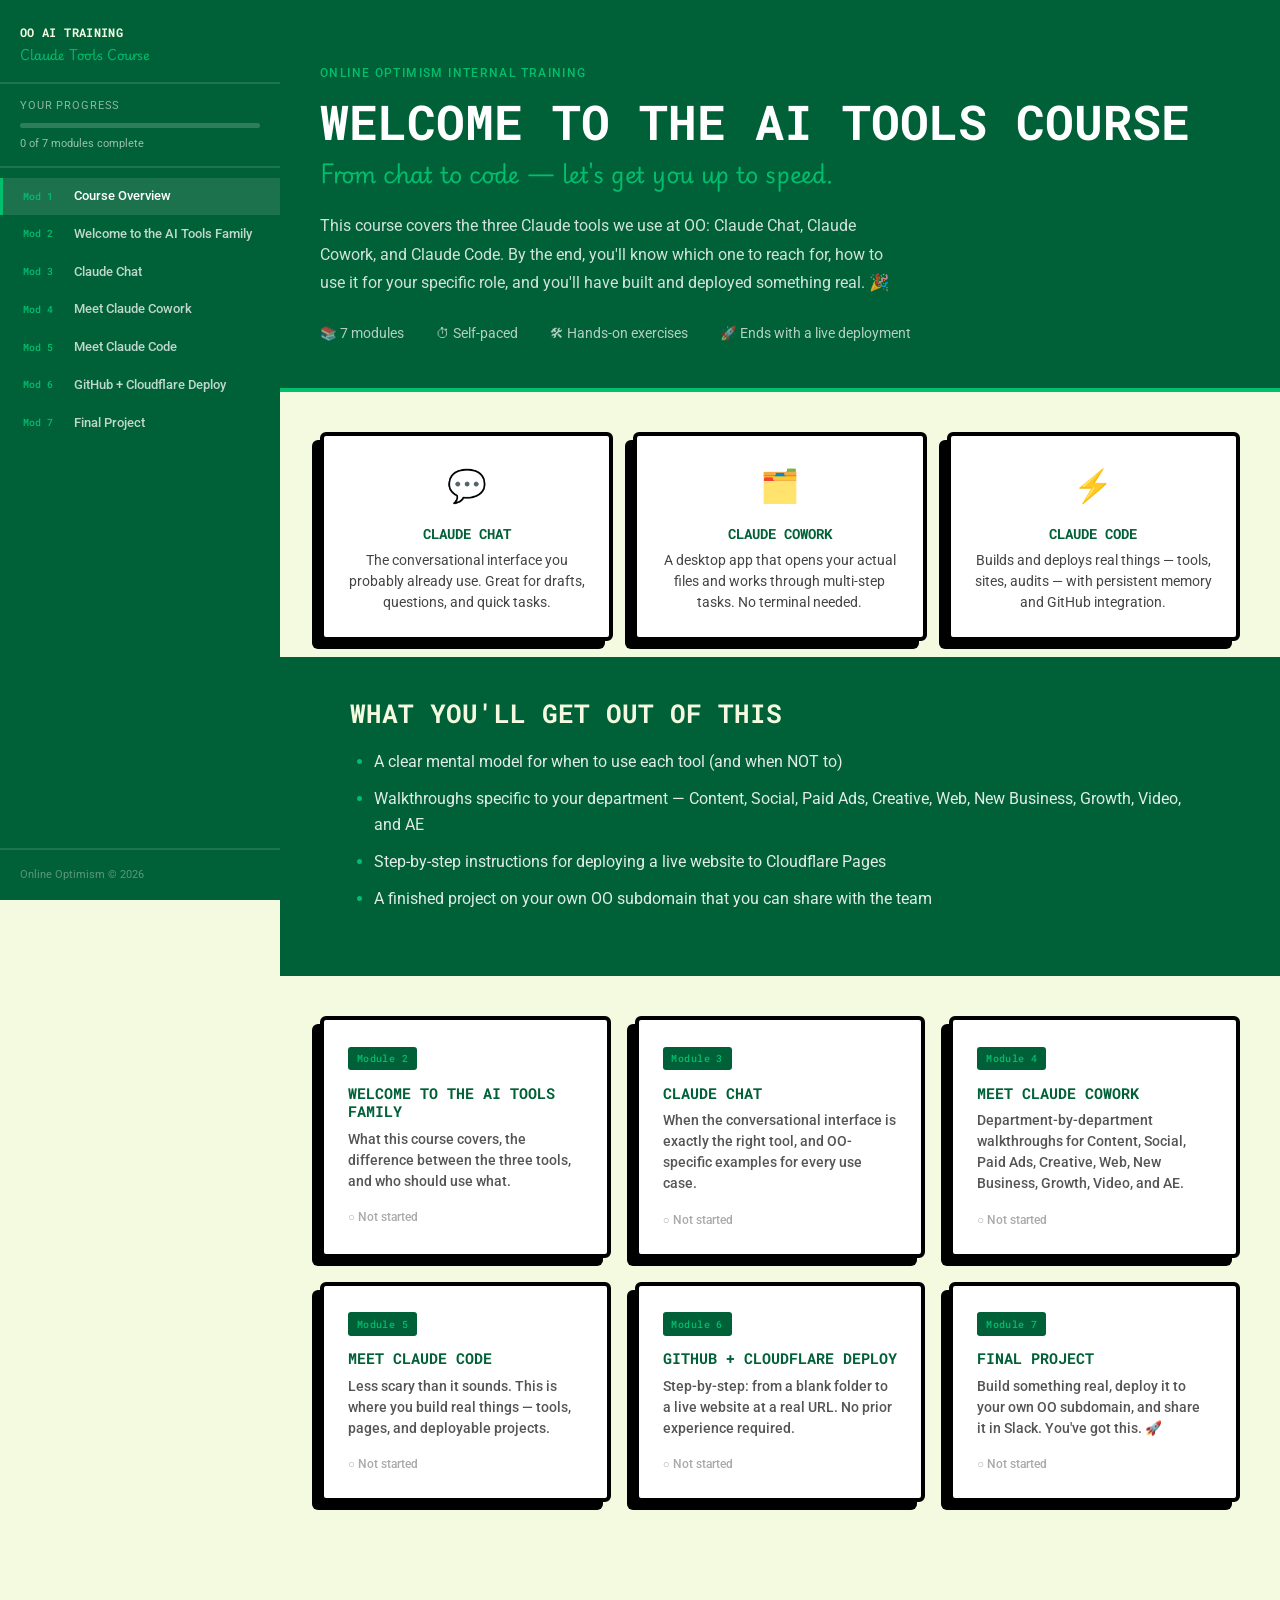
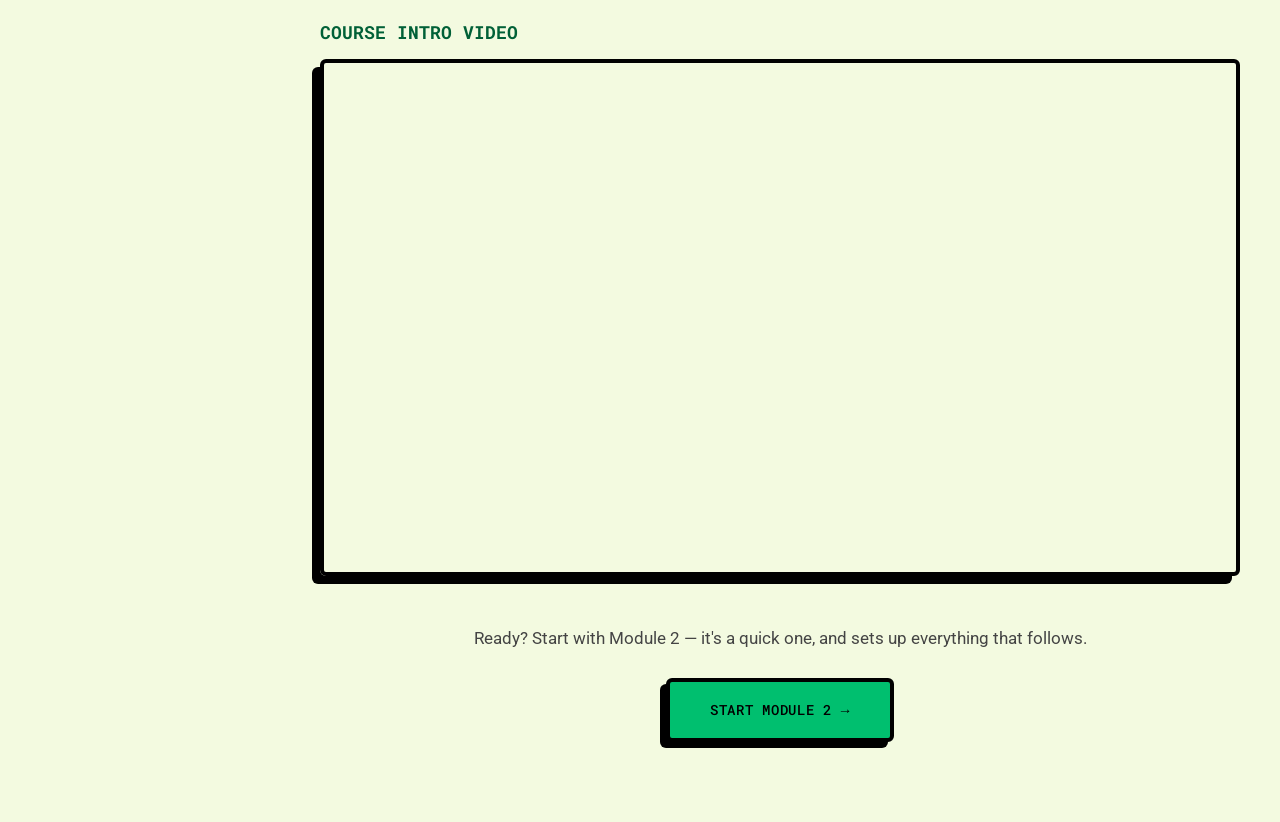
<file: index.html>
<!DOCTYPE html>
<html lang="en">
<head>
  <meta charset="UTF-8" />
  <meta name="viewport" content="width=device-width, initial-scale=1.0" />
  <title>OO AI Training — Claude Tools Course</title>
  <meta name="description" content="Online Optimism's internal training course for Claude Chat, Claude Cowork, and Claude Code." />
  <link rel="preconnect" href="https://fonts.googleapis.com" />
  <link rel="preconnect" href="https://fonts.gstatic.com" crossorigin />
  <link href="https://fonts.googleapis.com/css2?family=Playwrite+GB+S&family=Roboto:wght@400;500&family=Roboto+Mono:wght@700&display=swap" rel="stylesheet" />
  <link rel="stylesheet" href="styles.css" />
  <style>
    .home-intro-grid {
      display: grid;
      grid-template-columns: 1fr 1fr;
      gap: 1.5rem;
      margin-bottom: 2.5rem;
    }
    @media (max-width: 600px) {
      .home-intro-grid { grid-template-columns: 1fr; }
    }
    .what-youll-get {
      background: var(--deep-green);
      color: var(--white);
      padding: 2.5rem 2.5rem 3rem;
    }
    .what-youll-get h2 { color: var(--grello); margin-bottom: 1.25rem; }
    .what-youll-get li { color: rgba(255,255,255,0.88); margin-bottom: 0.65rem; }
    .what-youll-get li::marker { color: var(--bright-green); }
    .tools-trio {
      display: grid;
      grid-template-columns: repeat(3, 1fr);
      gap: 1.25rem;
      padding: 2.5rem 2.5rem 1rem;
      max-width: 1040px;
      margin: 0 auto;
    }
    @media (max-width: 700px) {
      .tools-trio { grid-template-columns: 1fr; padding: 1.5rem 1.25rem 0.5rem; }
    }
    .tool-card {
      background: var(--white);
      border: var(--card-border);
      border-radius: var(--card-radius);
      box-shadow: var(--card-shadow);
      padding: 1.5rem;
      text-align: center;
    }
    .tool-card .tool-emoji { font-size: 2rem; display: block; margin-bottom: 0.75rem; }
    .tool-card h3 { color: var(--deep-green); font-size: 0.9rem; margin-bottom: 0.5rem; }
    .tool-card p { font-size: 0.85rem; color: #444; margin: 0; line-height: 1.55; }
    .start-btn {
      display: inline-block;
      background: var(--bright-green);
      color: var(--black);
      text-decoration: none;
      padding: 1rem 2.5rem;
      border: 4px solid var(--black);
      border-radius: var(--card-radius);
      font-family: var(--font-heading);
      font-size: 0.9rem;
      text-transform: uppercase;
      box-shadow: -6px 6px 0px var(--black);
      transition: all 0.15s ease;
      letter-spacing: 0.05em;
    }
    .start-btn:hover {
      transform: translate(-2px, -2px);
      box-shadow: -8px 8px 0px var(--black);
      color: var(--black);
    }
    .cta-section {
      padding: 3rem 2.5rem 5rem;
      text-align: center;
      max-width: 1040px;
      margin: 0 auto;
    }
    .course-meta {
      display: flex;
      gap: 2rem;
      flex-wrap: wrap;
      margin-top: 1.5rem;
      font-size: 0.85rem;
      color: rgba(255,255,255,0.7);
    }
    .course-meta span { display: flex; align-items: center; gap: 0.4rem; }
  </style>
</head>
<body>

  <button class="nav-toggle" id="nav-toggle" aria-label="Open navigation">☰</button>
  <div class="nav-overlay" id="nav-overlay"></div>

  <div class="page-wrapper">
    <nav id="main-nav" aria-label="Course navigation"></nav>

    <main class="main-content">

      <!-- Hero -->
      <div class="home-hero">
        <div class="module-eyebrow">Online Optimism Internal Training</div>
        <h1>Welcome to the AI Tools Course</h1>
        <span class="hero-accent">From chat to code — let's get you up to speed.</span>
        <p>
          This course covers the three Claude tools we use at OO: Claude Chat, Claude Cowork, and Claude Code.
          By the end, you'll know which one to reach for, how to use it for your specific role, and you'll have built
          and deployed something real. 🎉
        </p>
        <div class="course-meta">
          <span>📚 7 modules</span>
          <span>⏱ Self-paced</span>
          <span>🛠 Hands-on exercises</span>
          <span>🚀 Ends with a live deployment</span>
        </div>
      </div>

      <!-- The three tools -->
      <div class="tools-trio">
        <div class="tool-card">
          <span class="tool-emoji">💬</span>
          <h3>Claude Chat</h3>
          <p>The conversational interface you probably already use. Great for drafts, questions, and quick tasks.</p>
        </div>
        <div class="tool-card">
          <span class="tool-emoji">🗂️</span>
          <h3>Claude Cowork</h3>
          <p>A desktop app that opens your actual files and works through multi-step tasks. No terminal needed.</p>
        </div>
        <div class="tool-card">
          <span class="tool-emoji">⚡</span>
          <h3>Claude Code</h3>
          <p>Builds and deploys real things — tools, sites, audits — with persistent memory and GitHub integration.</p>
        </div>
      </div>

      <!-- What you'll get -->
      <div class="what-youll-get">
        <div style="max-width:860px;margin:0 auto;">
          <h2>What you'll get out of this</h2>
          <ul>
            <li>A clear mental model for when to use each tool (and when NOT to)</li>
            <li>Walkthroughs specific to your department — Content, Social, Paid Ads, Creative, Web, New Business, Growth, Video, and AE</li>
            <li>Step-by-step instructions for deploying a live website to Cloudflare Pages</li>
            <li>A finished project on your own OO subdomain that you can share with the team</li>
          </ul>
        </div>
      </div>

      <!-- Module Cards -->
      <div class="module-grid" id="module-grid">
        <a class="module-card" href="module-0.html">
          <div class="module-card-number">Module 2</div>
          <h3>Welcome to the AI Tools Family</h3>
          <p>What this course covers, the difference between the three tools, and who should use what.</p>
          <div class="card-status" id="status-module-0">○ Not started</div>
        </a>
        <a class="module-card" href="module-1.html">
          <div class="module-card-number">Module 3</div>
          <h3>Claude Chat</h3>
          <p>When the conversational interface is exactly the right tool, and OO-specific examples for every use case.</p>
          <div class="card-status" id="status-module-1">○ Not started</div>
        </a>
        <a class="module-card" href="module-2.html">
          <div class="module-card-number">Module 4</div>
          <h3>Meet Claude Cowork</h3>
          <p>Department-by-department walkthroughs for Content, Social, Paid Ads, Creative, Web, New Business, Growth, Video, and AE.</p>
          <div class="card-status" id="status-module-2">○ Not started</div>
        </a>
        <a class="module-card" href="module-3.html">
          <div class="module-card-number">Module 5</div>
          <h3>Meet Claude Code</h3>
          <p>Less scary than it sounds. This is where you build real things — tools, pages, and deployable projects.</p>
          <div class="card-status" id="status-module-3">○ Not started</div>
        </a>
        <a class="module-card" href="module-3-1.html">
          <div class="module-card-number">Module 6</div>
          <h3>GitHub + Cloudflare Deploy</h3>
          <p>Step-by-step: from a blank folder to a live website at a real URL. No prior experience required.</p>
          <div class="card-status" id="status-module-3-1">○ Not started</div>
        </a>
        <a class="module-card" href="module-4.html">
          <div class="module-card-number">Module 7</div>
          <h3>Final Project</h3>
          <p>Build something real, deploy it to your own OO subdomain, and share it in Slack. You've got this. 🚀</p>
          <div class="card-status" id="status-module-4">○ Not started</div>
        </a>
      </div>

      <!-- Intro video -->
      <div style="max-width:1040px;margin:0 auto;padding:2.5rem 2.5rem 0;">
        <h2 style="font-family:'Roboto Mono',monospace;font-weight:700;text-transform:uppercase;color:var(--deep-green);font-size:1.1rem;margin-bottom:1rem;">Course Intro Video</h2>
        <div style="aspect-ratio:16/9;border-radius:6px;overflow:hidden;border:4px solid var(--black);box-shadow:-8px 8px 0px var(--black);">
          <iframe
            src="https://drive.google.com/file/d/1ot6_Uq8hKcT6OlydPdB8QEfvobFo2TYS/preview"
            width="100%"
            height="100%"
            allow="autoplay"
            allowfullscreen
            frameborder="0"
            style="display:block;"
          ></iframe>
        </div>
      </div>

      <!-- CTA -->
      <div class="cta-section">
        <p style="font-size:1.05rem;color:#444;margin-bottom:1.5rem;">
          Ready? Start with Module 2 — it's a quick one, and sets up everything that follows.
        </p>
        <a href="module-0.html" class="start-btn" onclick="try{localStorage.setItem('oo-course-index','complete')}catch(e){}">Start Module 2 →</a>
      </div>

    </main>
  </div>

  <script src="nav.js"></script>
  <script src="progress.js"></script>
  <script>
    // Update module card statuses from localStorage
    var moduleIds = ['module-0', 'module-1', 'module-2', 'module-3', 'module-3-1', 'module-4'];
    moduleIds.forEach(function (id) {
      var el = document.getElementById('status-' + id);
      if (!el) return;
      try {
        if (localStorage.getItem('oo-course-' + id) === 'complete') {
          el.textContent = '✓ Complete';
          el.classList.add('done');
        }
      } catch (e) {}
    });
  </script>

</body>
</html>
</file>
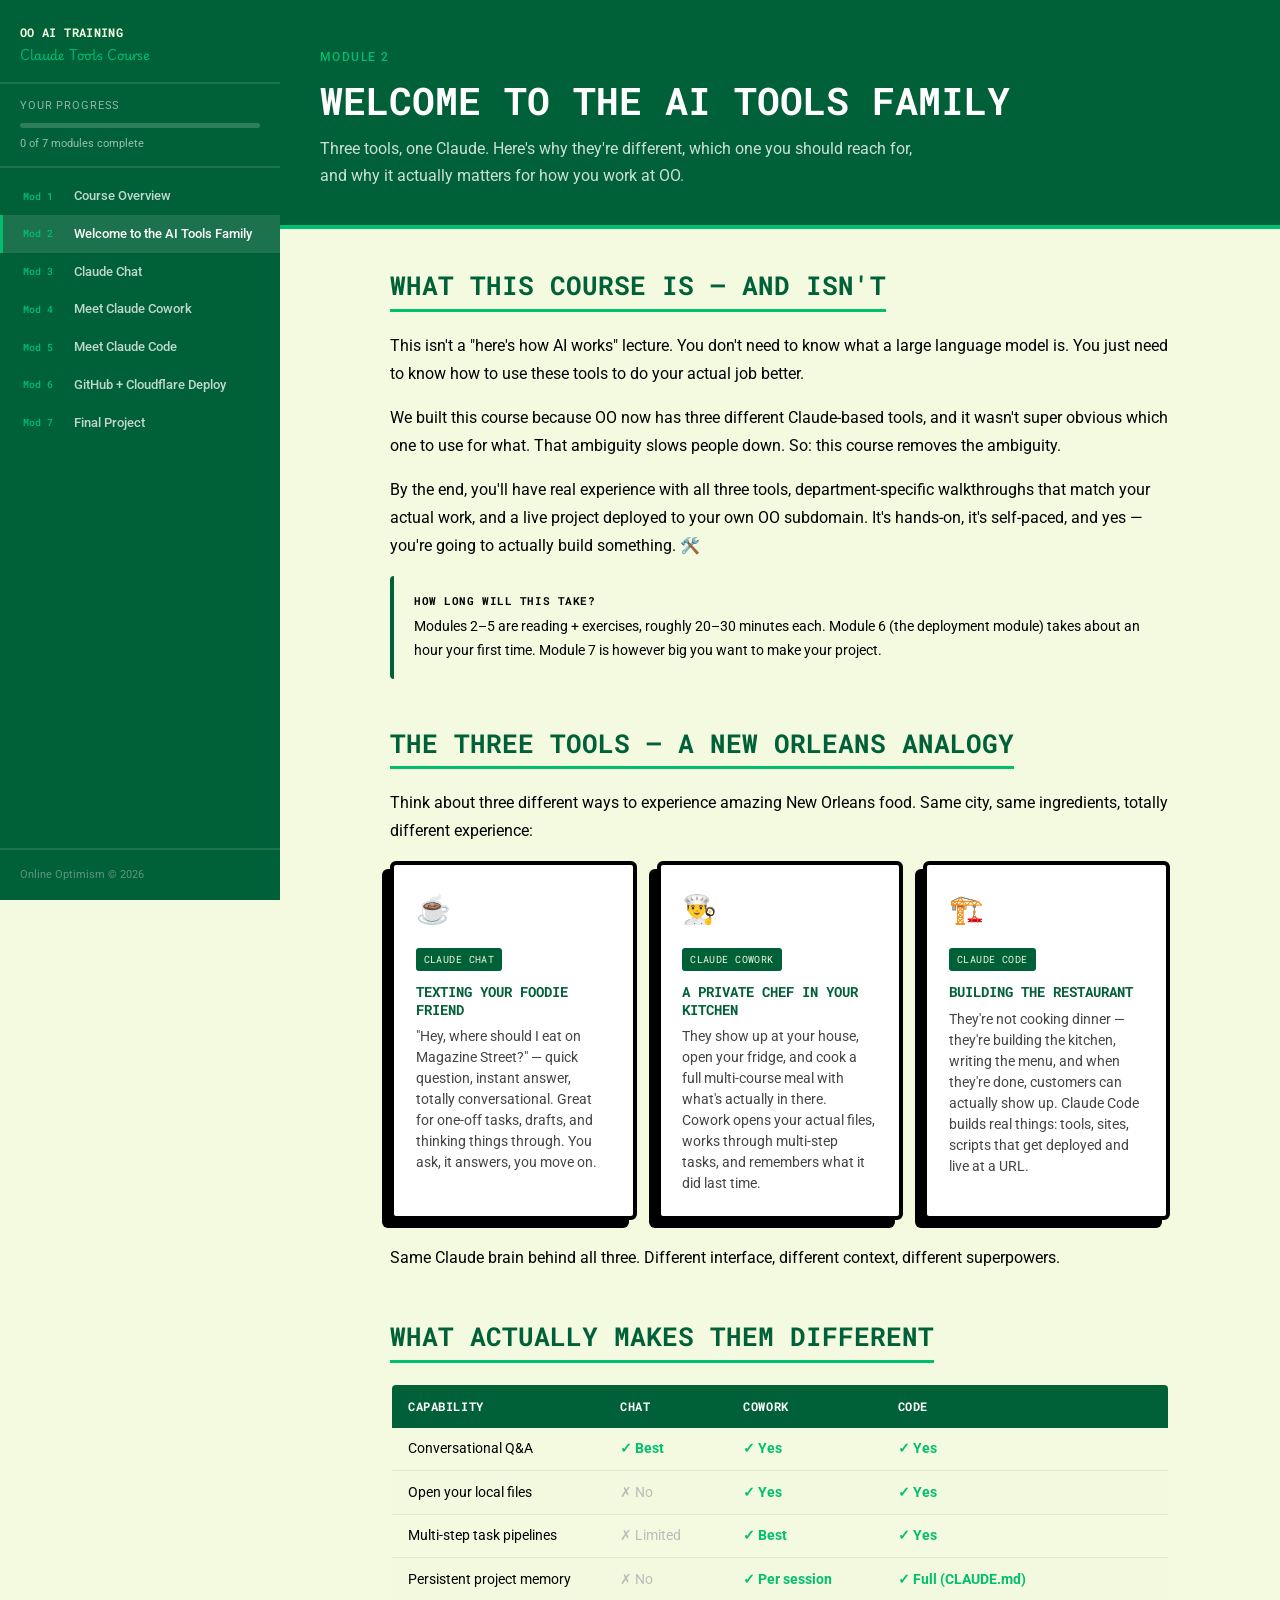
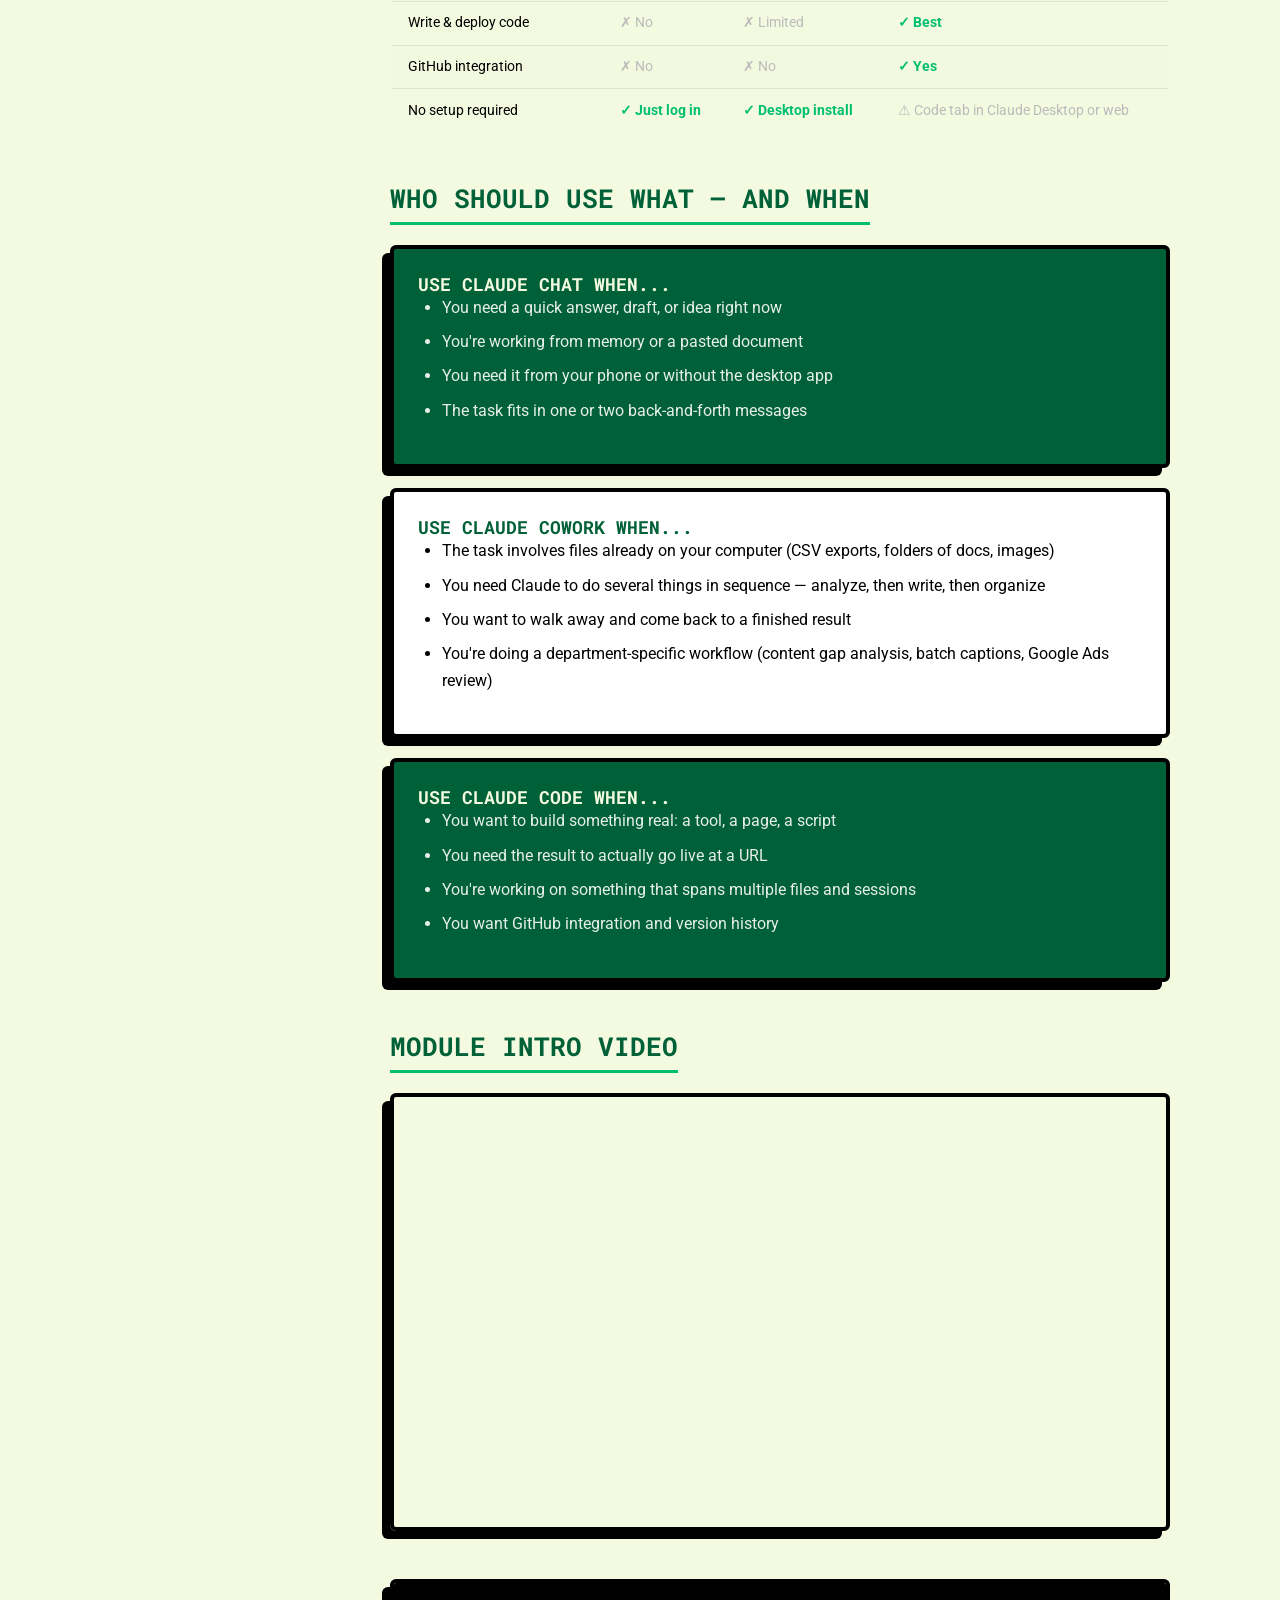
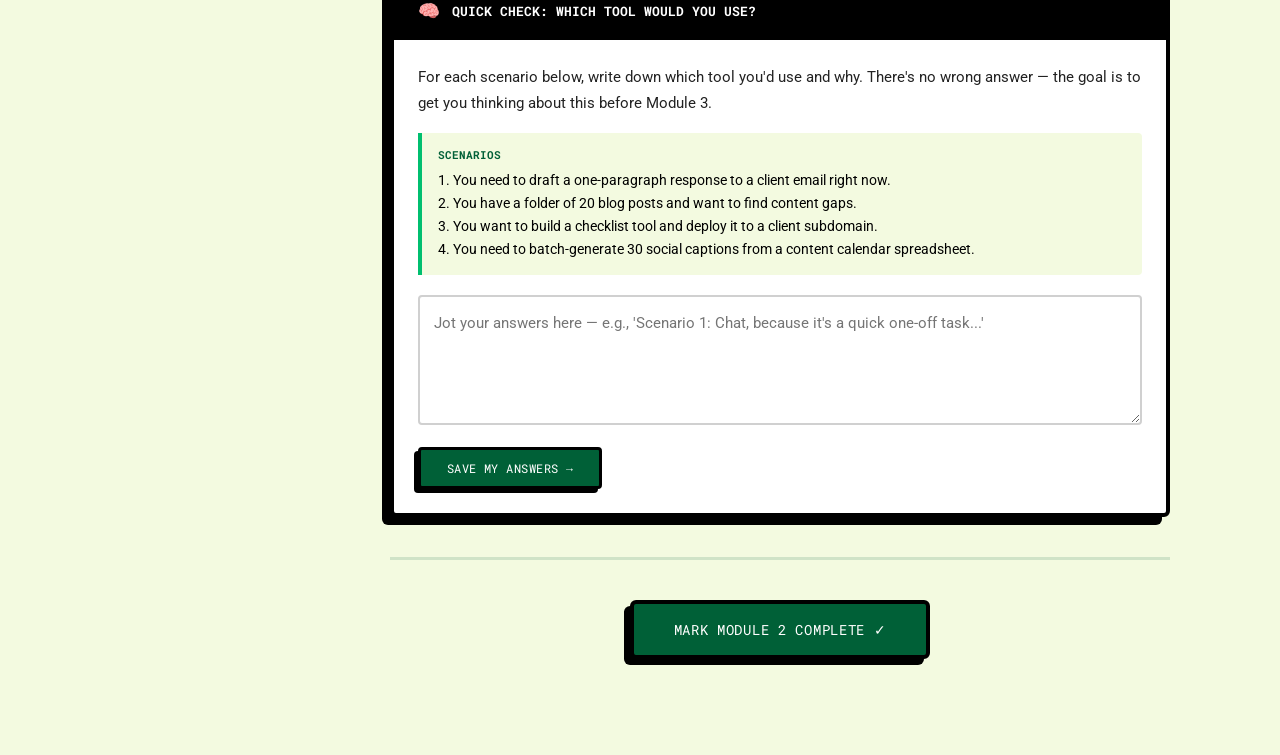
<file: module-0.html>
<!DOCTYPE html>
<html lang="en">
<head>
  <meta charset="UTF-8" />
  <meta name="viewport" content="width=device-width, initial-scale=1.0" />
  <title>Module 2: Welcome to the AI Tools Family — OO AI Training</title>
  <link rel="preconnect" href="https://fonts.googleapis.com" />
  <link rel="preconnect" href="https://fonts.gstatic.com" crossorigin />
  <link href="https://fonts.googleapis.com/css2?family=Playwrite+GB+S&family=Roboto:wght@400;500&family=Roboto+Mono:wght@700&display=swap" rel="stylesheet" />
  <link rel="stylesheet" href="styles.css" />
  <style>
    .analogy-grid {
      display: grid;
      grid-template-columns: repeat(3, 1fr);
      gap: 1.25rem;
      margin-bottom: 1.5rem;
    }
    @media (max-width: 650px) {
      .analogy-grid { grid-template-columns: 1fr; }
    }
    .analogy-card {
      background: var(--white);
      border: var(--card-border);
      border-radius: var(--card-radius);
      box-shadow: var(--card-shadow);
      padding: 1.35rem;
    }
    .analogy-card .tool-label {
      font-family: var(--font-heading);
      font-size: 0.65rem;
      text-transform: uppercase;
      background: var(--deep-green);
      color: var(--grello);
      display: inline-block;
      padding: 0.2rem 0.5rem;
      border-radius: 3px;
      margin-bottom: 0.75rem;
      letter-spacing: 0.04em;
    }
    .analogy-card h4 {
      font-size: 0.9rem;
      color: var(--deep-green);
      margin-bottom: 0.5rem;
    }
    .analogy-card p { font-size: 0.85rem; color: #444; margin: 0; line-height: 1.55; }
    .analogy-card .analogy-emoji { font-size: 1.75rem; display: block; margin-bottom: 0.75rem; }
    .who-uses-what td:first-child { font-weight: 500; white-space: nowrap; }
    .check { color: var(--bright-green); font-weight: 700; }
    .no { color: #bbb; }
  </style>
</head>
<body data-module="module-0">

  <button class="nav-toggle" id="nav-toggle" aria-label="Open navigation">☰</button>
  <div class="nav-overlay" id="nav-overlay"></div>

  <div class="page-wrapper">
    <nav id="main-nav" aria-label="Course navigation"></nav>

    <main class="main-content">

      <div class="module-header">
        <div class="module-eyebrow">Module 2</div>
        <h1>Welcome to the AI Tools Family</h1>
        <p class="subtitle">
          Three tools, one Claude. Here's why they're different, which one you should reach for, and why it actually matters for how you work at OO.
        </p>
      </div>

      <div class="content-body">

        <!-- What this course covers -->
        <div class="section">
          <h2 class="section-title">What this course is — and isn't</h2>
          <p>
            This isn't a "here's how AI works" lecture. You don't need to know what a large language model is. You just need to know
            how to use these tools to do your actual job better.
          </p>
          <p>
            We built this course because OO now has three different Claude-based tools, and it wasn't super obvious which
            one to use for what. That ambiguity slows people down. So: this course removes the ambiguity.
          </p>
          <p>
            By the end, you'll have real experience with all three tools, department-specific walkthroughs that match your actual work,
            and a live project deployed to your own OO subdomain. It's hands-on, it's self-paced, and yes — you're going to actually build something. 🛠️
          </p>

          <div class="callout callout-tip">
            <strong>How long will this take?</strong>
            Modules 2–5 are reading + exercises, roughly 20–30 minutes each. Module 6 (the deployment module) takes about an hour your first time. Module 7 is however big you want to make your project.
          </div>
        </div>

        <!-- The analogy -->
        <div class="section">
          <h2 class="section-title">The three tools — a New Orleans analogy</h2>
          <p>
            Think about three different ways to experience amazing New Orleans food. Same city, same ingredients, totally different experience:
          </p>

          <div class="analogy-grid">
            <div class="analogy-card">
              <span class="analogy-emoji">☕</span>
              <div class="tool-label">Claude Chat</div>
              <h4>Texting your foodie friend</h4>
              <p>
                "Hey, where should I eat on Magazine Street?" — quick question, instant answer, totally conversational.
                Great for one-off tasks, drafts, and thinking things through. You ask, it answers, you move on.
              </p>
            </div>
            <div class="analogy-card">
              <span class="analogy-emoji">👨‍🍳</span>
              <div class="tool-label">Claude Cowork</div>
              <h4>A private chef in your kitchen</h4>
              <p>
                They show up at your house, open your fridge, and cook a full multi-course meal with what's actually in there.
                Cowork opens your actual files, works through multi-step tasks, and remembers what it did last time.
              </p>
            </div>
            <div class="analogy-card">
              <span class="analogy-emoji">🏗️</span>
              <div class="tool-label">Claude Code</div>
              <h4>Building the restaurant</h4>
              <p>
                They're not cooking dinner — they're building the kitchen, writing the menu, and when they're done, customers can actually show up.
                Claude Code builds real things: tools, sites, scripts that get deployed and live at a URL.
              </p>
            </div>
          </div>

          <p>
            Same Claude brain behind all three. Different interface, different context, different superpowers.
          </p>
        </div>

        <!-- How they differ -->
        <div class="section">
          <h2 class="section-title">What actually makes them different</h2>

          <table class="styled-table">
            <thead>
              <tr>
                <th>Capability</th>
                <th>Chat</th>
                <th>Cowork</th>
                <th>Code</th>
              </tr>
            </thead>
            <tbody>
              <tr>
                <td>Conversational Q&A</td>
                <td class="check">✓ Best</td>
                <td class="check">✓ Yes</td>
                <td class="check">✓ Yes</td>
              </tr>
              <tr>
                <td>Open your local files</td>
                <td class="no">✗ No</td>
                <td class="check">✓ Yes</td>
                <td class="check">✓ Yes</td>
              </tr>
              <tr>
                <td>Multi-step task pipelines</td>
                <td class="no">✗ Limited</td>
                <td class="check">✓ Best</td>
                <td class="check">✓ Yes</td>
              </tr>
              <tr>
                <td>Persistent project memory</td>
                <td class="no">✗ No</td>
                <td class="check">✓ Per session</td>
                <td class="check">✓ Full (CLAUDE.md)</td>
              </tr>
              <tr>
                <td>Write &amp; deploy code</td>
                <td class="no">✗ No</td>
                <td class="no">✗ Limited</td>
                <td class="check">✓ Best</td>
              </tr>
              <tr>
                <td>GitHub integration</td>
                <td class="no">✗ No</td>
                <td class="no">✗ No</td>
                <td class="check">✓ Yes</td>
              </tr>
              <tr>
                <td>No setup required</td>
                <td class="check">✓ Just log in</td>
                <td class="check">✓ Desktop install</td>
                <td class="no">⚠ Code tab in Claude Desktop or web</td>
              </tr>
            </tbody>
          </table>
        </div>

        <!-- Who uses what -->
        <div class="section">
          <h2 class="section-title">Who should use what — and when</h2>

          <div class="card card-dark" style="margin-bottom:1.25rem;">
            <h3>Use Claude Chat when...</h3>
            <ul>
              <li>You need a quick answer, draft, or idea right now</li>
              <li>You're working from memory or a pasted document</li>
              <li>You need it from your phone or without the desktop app</li>
              <li>The task fits in one or two back-and-forth messages</li>
            </ul>
          </div>

          <div class="card card-white" style="margin-bottom:1.25rem;">
            <h3 style="color:var(--deep-green);">Use Claude Cowork when...</h3>
            <ul>
              <li>The task involves files already on your computer (CSV exports, folders of docs, images)</li>
              <li>You need Claude to do several things in sequence — analyze, then write, then organize</li>
              <li>You want to walk away and come back to a finished result</li>
              <li>You're doing a department-specific workflow (content gap analysis, batch captions, Google Ads review)</li>
            </ul>
          </div>

          <div class="card card-dark">
            <h3>Use Claude Code when...</h3>
            <ul>
              <li>You want to build something real: a tool, a page, a script</li>
              <li>You need the result to actually go live at a URL</li>
              <li>You're working on something that spans multiple files and sessions</li>
              <li>You want GitHub integration and version history</li>
            </ul>
          </div>
        </div>

        <!-- Video embed -->
        <div class="section">
          <h2 class="section-title">Module intro video</h2>
          <div style="aspect-ratio:16/9;border-radius:6px;overflow:hidden;border:4px solid var(--black);box-shadow:-8px 8px 0px var(--black);">
            <iframe
              src="https://drive.google.com/file/d/1ot6_Uq8hKcT6OlydPdB8QEfvobFo2TYS/preview"
              width="100%"
              height="100%"
              allow="autoplay"
              allowfullscreen
              frameborder="0"
              style="display:block;"
            ></iframe>
          </div>
        </div>

        <!-- Interactive prompt -->
        <div class="interactive-prompt">
          <div class="interactive-prompt-header">
            <span class="prompt-emoji">🧠</span>
            <h3>Quick Check: Which Tool Would You Use?</h3>
          </div>
          <div class="interactive-prompt-body">
            <p class="prompt-instructions">
              For each scenario below, write down which tool you'd use and why. There's no wrong answer — the goal is to get you thinking about this before Module 3.
            </p>
            <div class="prompt-context">
              <strong>Scenarios</strong>
              1. You need to draft a one-paragraph response to a client email right now.<br>
              2. You have a folder of 20 blog posts and want to find content gaps.<br>
              3. You want to build a checklist tool and deploy it to a client subdomain.<br>
              4. You need to batch-generate 30 social captions from a content calendar spreadsheet.
            </div>
            <textarea
              class="prompt-textarea"
              id="mod0-check-input"
              placeholder="Jot your answers here — e.g., 'Scenario 1: Chat, because it's a quick one-off task...'"
            ></textarea>
            <br>
            <button class="prompt-submit-btn" onclick="submitPrompt('mod0-check')">
              Save My Answers →
            </button>
            <div class="prompt-success" id="mod0-check-success">
              ✅ <strong>Nice work!</strong> Your answers are saved. Here's a quick key: <br>
              1 → Chat &nbsp;|&nbsp; 2 → Cowork &nbsp;|&nbsp; 3 → Code &nbsp;|&nbsp; 4 → Cowork<br>
              How'd you do? Even if you got them all, the nuance will make more sense after Module 4 and 5.
            </div>
          </div>
        </div>

        <!-- Mark Complete -->
        <div class="module-complete-section">
          <button class="btn-complete" id="btn-complete" onclick="markComplete('module-0')">
            Mark Module 2 Complete ✓
          </button>
          <div class="complete-message" id="complete-message">
            You're officially an OO AI tools student. On to Module 3! 🎉
          </div>
          <div class="next-module-link" id="next-module-link">
            <a href="module-1.html" class="btn-next">Next: Module 3 — Claude Chat →</a>
          </div>
        </div>

      </div>
    </main>
  </div>

  <script src="nav.js"></script>
  <script src="progress.js"></script>

</body>
</html>
</file>
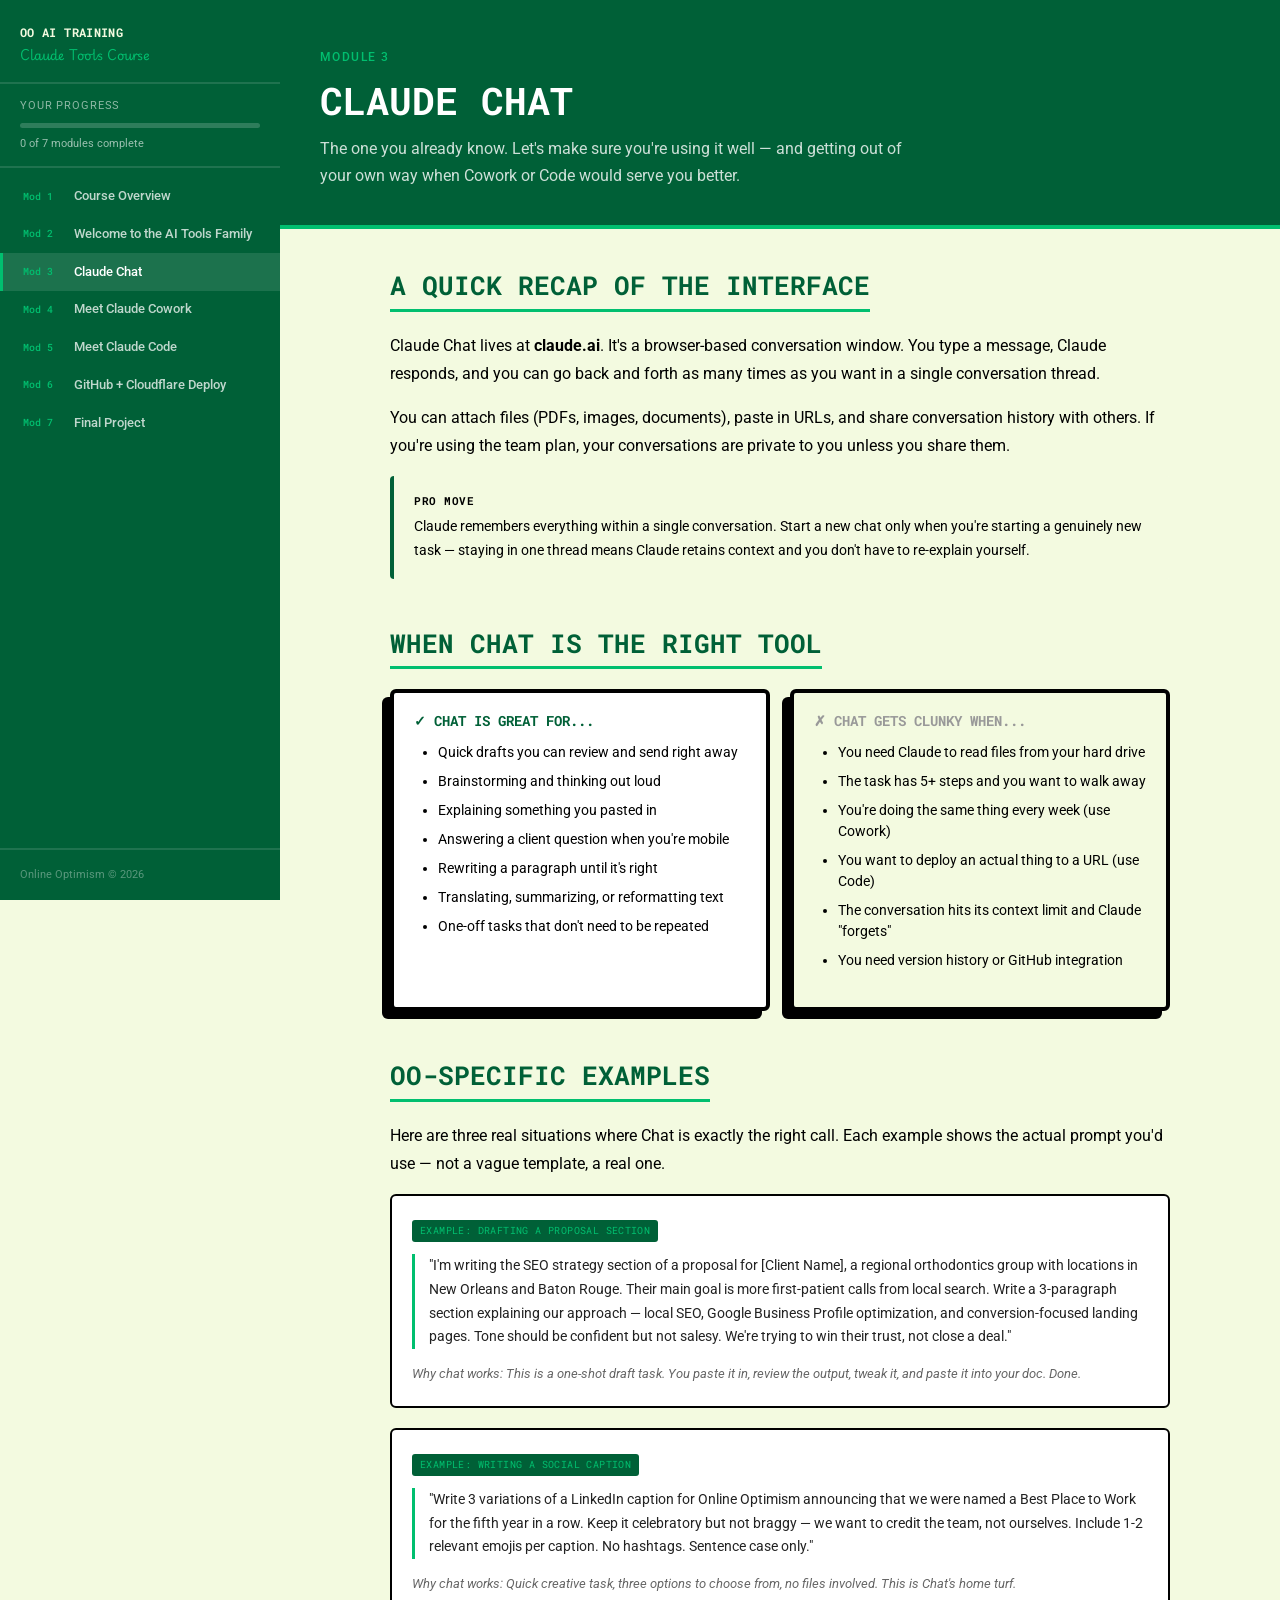
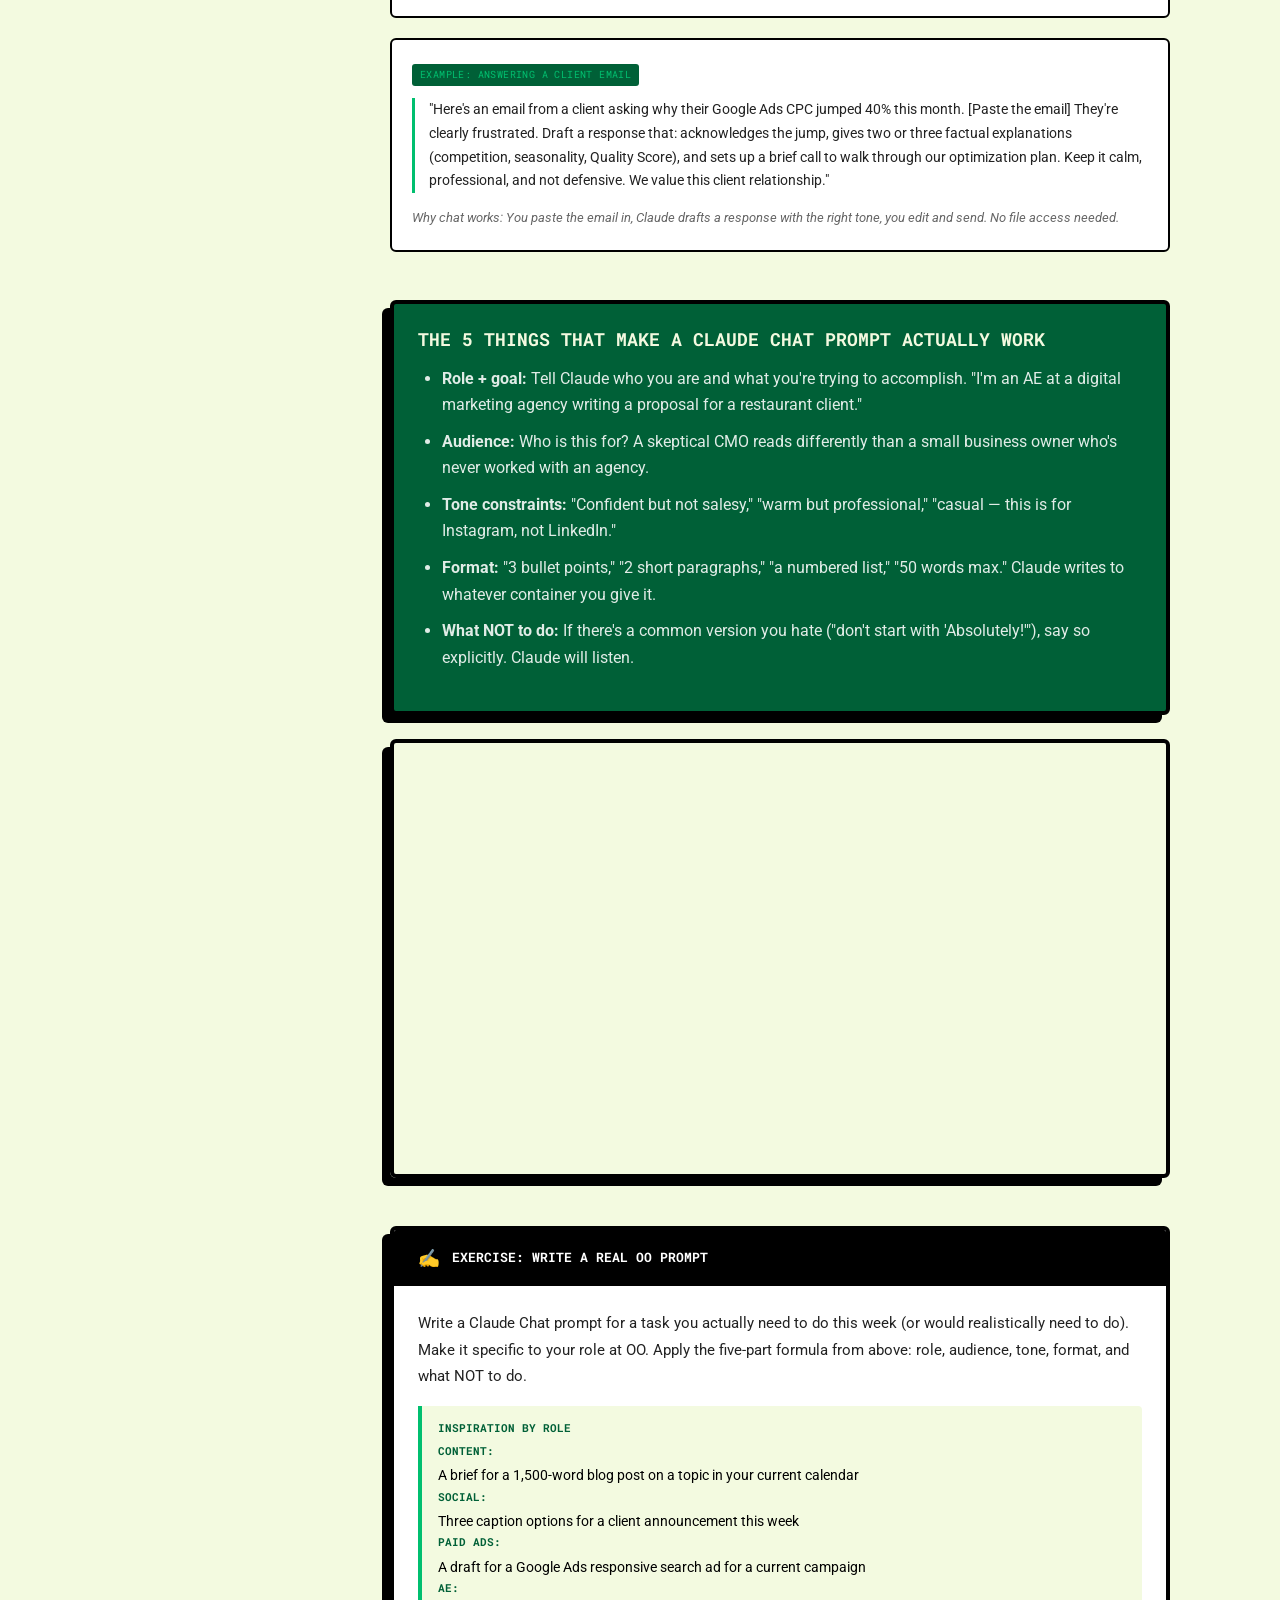
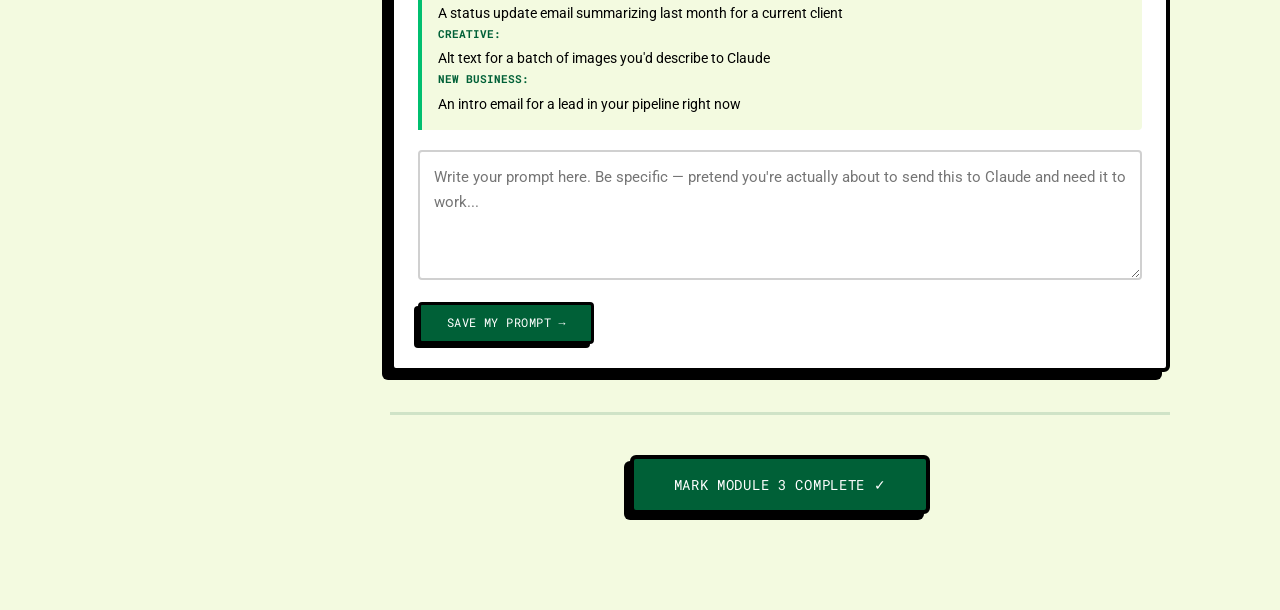
<file: module-1.html>
<!DOCTYPE html>
<html lang="en">
<head>
  <meta charset="UTF-8" />
  <meta name="viewport" content="width=device-width, initial-scale=1.0" />
  <title>Module 3: Claude Chat — OO AI Training</title>
  <link rel="preconnect" href="https://fonts.googleapis.com" />
  <link rel="preconnect" href="https://fonts.gstatic.com" crossorigin />
  <link href="https://fonts.googleapis.com/css2?family=Playwrite+GB+S&family=Roboto:wght@400;500&family=Roboto+Mono:wght@700&display=swap" rel="stylesheet" />
  <link rel="stylesheet" href="styles.css" />
  <style>
    .example-prompt {
      background: var(--white);
      border: 2px solid var(--black);
      border-radius: 6px;
      padding: 1.25rem;
      margin-bottom: 1.25rem;
      position: relative;
    }
    .example-prompt-label {
      font-family: var(--font-heading);
      font-size: 0.62rem;
      text-transform: uppercase;
      color: var(--bright-green);
      background: var(--deep-green);
      display: inline-block;
      padding: 0.18rem 0.5rem;
      border-radius: 3px;
      margin-bottom: 0.75rem;
      letter-spacing: 0.04em;
    }
    .example-prompt-text {
      font-family: var(--font-body);
      font-size: 0.9rem;
      line-height: 1.65;
      color: #222;
      border-left: 3px solid var(--bright-green);
      padding-left: 0.85rem;
      margin-bottom: 0.85rem;
    }
    .example-why {
      font-size: 0.82rem;
      color: #666;
      font-style: italic;
    }
    .prompt-tips {
      background: var(--deep-green);
      color: var(--white);
      border: var(--card-border);
      border-radius: var(--card-radius);
      box-shadow: var(--card-shadow);
      padding: 1.5rem;
      margin-bottom: 1.5rem;
    }
    .prompt-tips h3 { color: var(--grello); margin-bottom: 1rem; }
    .prompt-tips li { color: rgba(255,255,255,0.88); margin-bottom: 0.65rem; }
    .when-grid {
      display: grid;
      grid-template-columns: 1fr 1fr;
      gap: 1.25rem;
      margin-bottom: 1.5rem;
    }
    @media (max-width: 580px) { .when-grid { grid-template-columns: 1fr; } }
    .when-card {
      border: var(--card-border);
      border-radius: var(--card-radius);
      box-shadow: var(--card-shadow);
      padding: 1.25rem;
    }
    .when-card.yes { background: var(--white); }
    .when-card.no { background: var(--grello); }
    .when-card h4 { font-size: 0.85rem; margin-bottom: 0.75rem; }
    .when-card.yes h4 { color: var(--deep-green); }
    .when-card.no h4 { color: #999; }
    .when-card li { font-size: 0.85rem; line-height: 1.55; }
  </style>
</head>
<body data-module="module-1">

  <button class="nav-toggle" id="nav-toggle" aria-label="Open navigation">☰</button>
  <div class="nav-overlay" id="nav-overlay"></div>

  <div class="page-wrapper">
    <nav id="main-nav" aria-label="Course navigation"></nav>

    <main class="main-content">

      <div class="module-header">
        <div class="module-eyebrow">Module 3</div>
        <h1>Claude Chat</h1>
        <p class="subtitle">
          The one you already know. Let's make sure you're using it well — and getting out of your own way when Cowork or Code would serve you better.
        </p>
      </div>

      <div class="content-body">

        <!-- Quick recap -->
        <div class="section">
          <h2 class="section-title">A quick recap of the interface</h2>
          <p>
            Claude Chat lives at <strong>claude.ai</strong>. It's a browser-based conversation window. You type a message, Claude responds, and you can go back and forth as many times as you want in a single conversation thread.
          </p>
          <p>
            You can attach files (PDFs, images, documents), paste in URLs, and share conversation history with others. If you're using the team plan, your conversations are private to you unless you share them.
          </p>
          <div class="callout callout-tip">
            <strong>Pro move</strong>
            Claude remembers everything within a single conversation. Start a new chat only when you're starting a genuinely new task — staying in one thread means Claude retains context and you don't have to re-explain yourself.
          </div>
        </div>

        <!-- When to use chat -->
        <div class="section">
          <h2 class="section-title">When chat is the right tool</h2>
          <div class="when-grid">
            <div class="when-card yes">
              <h4>✓ Chat is great for...</h4>
              <ul>
                <li>Quick drafts you can review and send right away</li>
                <li>Brainstorming and thinking out loud</li>
                <li>Explaining something you pasted in</li>
                <li>Answering a client question when you're mobile</li>
                <li>Rewriting a paragraph until it's right</li>
                <li>Translating, summarizing, or reformatting text</li>
                <li>One-off tasks that don't need to be repeated</li>
              </ul>
            </div>
            <div class="when-card no">
              <h4>✗ Chat gets clunky when...</h4>
              <ul>
                <li>You need Claude to read files from your hard drive</li>
                <li>The task has 5+ steps and you want to walk away</li>
                <li>You're doing the same thing every week (use Cowork)</li>
                <li>You want to deploy an actual thing to a URL (use Code)</li>
                <li>The conversation hits its context limit and Claude "forgets"</li>
                <li>You need version history or GitHub integration</li>
              </ul>
            </div>
          </div>
        </div>

        <!-- OO-specific examples -->
        <div class="section">
          <h2 class="section-title">OO-specific examples</h2>
          <p>
            Here are three real situations where Chat is exactly the right call. Each example shows the actual prompt you'd use — not a vague template, a real one.
          </p>

          <div class="example-prompt">
            <div class="example-prompt-label">Example: Drafting a proposal section</div>
            <div class="example-prompt-text">
              "I'm writing the SEO strategy section of a proposal for [Client Name], a regional orthodontics group with locations in New Orleans and Baton Rouge. Their main goal is more first-patient calls from local search. Write a 3-paragraph section explaining our approach — local SEO, Google Business Profile optimization, and conversion-focused landing pages. Tone should be confident but not salesy. We're trying to win their trust, not close a deal."
            </div>
            <p class="example-why">Why chat works: This is a one-shot draft task. You paste it in, review the output, tweak it, and paste it into your doc. Done.</p>
          </div>

          <div class="example-prompt">
            <div class="example-prompt-label">Example: Writing a social caption</div>
            <div class="example-prompt-text">
              "Write 3 variations of a LinkedIn caption for Online Optimism announcing that we were named a Best Place to Work for the fifth year in a row. Keep it celebratory but not braggy — we want to credit the team, not ourselves. Include 1-2 relevant emojis per caption. No hashtags. Sentence case only."
            </div>
            <p class="example-why">Why chat works: Quick creative task, three options to choose from, no files involved. This is Chat's home turf.</p>
          </div>

          <div class="example-prompt">
            <div class="example-prompt-label">Example: Answering a client email</div>
            <div class="example-prompt-text">
              "Here's an email from a client asking why their Google Ads CPC jumped 40% this month. [Paste the email] They're clearly frustrated. Draft a response that: acknowledges the jump, gives two or three factual explanations (competition, seasonality, Quality Score), and sets up a brief call to walk through our optimization plan. Keep it calm, professional, and not defensive. We value this client relationship."
            </div>
            <p class="example-why">Why chat works: You paste the email in, Claude drafts a response with the right tone, you edit and send. No file access needed.</p>
          </div>
        </div>

        <!-- Prompt tips -->
        <div class="prompt-tips">
          <h3>The 5 things that make a Claude Chat prompt actually work</h3>
          <ul>
            <li><strong>Role + goal:</strong> Tell Claude who you are and what you're trying to accomplish. "I'm an AE at a digital marketing agency writing a proposal for a restaurant client."</li>
            <li><strong>Audience:</strong> Who is this for? A skeptical CMO reads differently than a small business owner who's never worked with an agency.</li>
            <li><strong>Tone constraints:</strong> "Confident but not salesy," "warm but professional," "casual — this is for Instagram, not LinkedIn."</li>
            <li><strong>Format:</strong> "3 bullet points," "2 short paragraphs," "a numbered list," "50 words max." Claude writes to whatever container you give it.</li>
            <li><strong>What NOT to do:</strong> If there's a common version you hate ("don't start with 'Absolutely!'"), say so explicitly. Claude will listen.</li>
          </ul>
        </div>

        <!-- Video embed -->
        <div class="section">
          <div style="aspect-ratio:16/9;border-radius:6px;overflow:hidden;border:4px solid var(--black);box-shadow:-8px 8px 0px var(--black);">
            <iframe
              src="https://drive.google.com/file/d/1gbwsdObEqLU5HpAdKZeFAy5wxPuVLkCE/preview"
              width="100%"
              height="100%"
              allow="autoplay"
              allowfullscreen
              frameborder="0"
              style="display:block;"
            ></iframe>
          </div>
        </div>

        <!-- Interactive prompt exercise -->
        <div class="interactive-prompt">
          <div class="interactive-prompt-header">
            <span class="prompt-emoji">✍️</span>
            <h3>Exercise: Write a real OO prompt</h3>
          </div>
          <div class="interactive-prompt-body">
            <p class="prompt-instructions">
              Write a Claude Chat prompt for a task you actually need to do this week (or would realistically need to do). Make it specific to your role at OO. Apply the five-part formula from above: role, audience, tone, format, and what NOT to do.
            </p>
            <div class="prompt-context">
              <strong>Inspiration by role</strong>
              <strong>Content:</strong> A brief for a 1,500-word blog post on a topic in your current calendar<br>
              <strong>Social:</strong> Three caption options for a client announcement this week<br>
              <strong>Paid Ads:</strong> A draft for a Google Ads responsive search ad for a current campaign<br>
              <strong>AE:</strong> A status update email summarizing last month for a current client<br>
              <strong>Creative:</strong> Alt text for a batch of images you'd describe to Claude<br>
              <strong>New Business:</strong> An intro email for a lead in your pipeline right now
            </div>
            <textarea
              class="prompt-textarea"
              id="mod1-prompt-input"
              placeholder="Write your prompt here. Be specific — pretend you're actually about to send this to Claude and need it to work..."
            ></textarea>
            <br>
            <button class="prompt-submit-btn" onclick="submitPrompt('mod1-prompt')">
              Save My Prompt →
            </button>
            <div class="prompt-success" id="mod1-prompt-success">
              ✅ <strong>Saved!</strong> After you finish the course, go try this prompt in Claude Chat and see what you get. Then come back and compare. The prompts you write after Module 4 and 5 are usually way better than the ones you write now — and that's the whole point.
            </div>
          </div>
        </div>

        <!-- Mark Complete -->
        <div class="module-complete-section">
          <button class="btn-complete" id="btn-complete" onclick="markComplete('module-1')">
            Mark Module 3 Complete ✓
          </button>
          <div class="complete-message" id="complete-message">
            Chat: understood. Now let's get into the good stuff — Cowork is up next. 🗂️
          </div>
          <div class="next-module-link" id="next-module-link">
            <a href="module-2.html" class="btn-next">Next: Module 4 — Meet Claude Cowork →</a>
          </div>
        </div>

      </div>
    </main>
  </div>

  <script src="nav.js"></script>
  <script src="progress.js"></script>

</body>
</html>
</file>
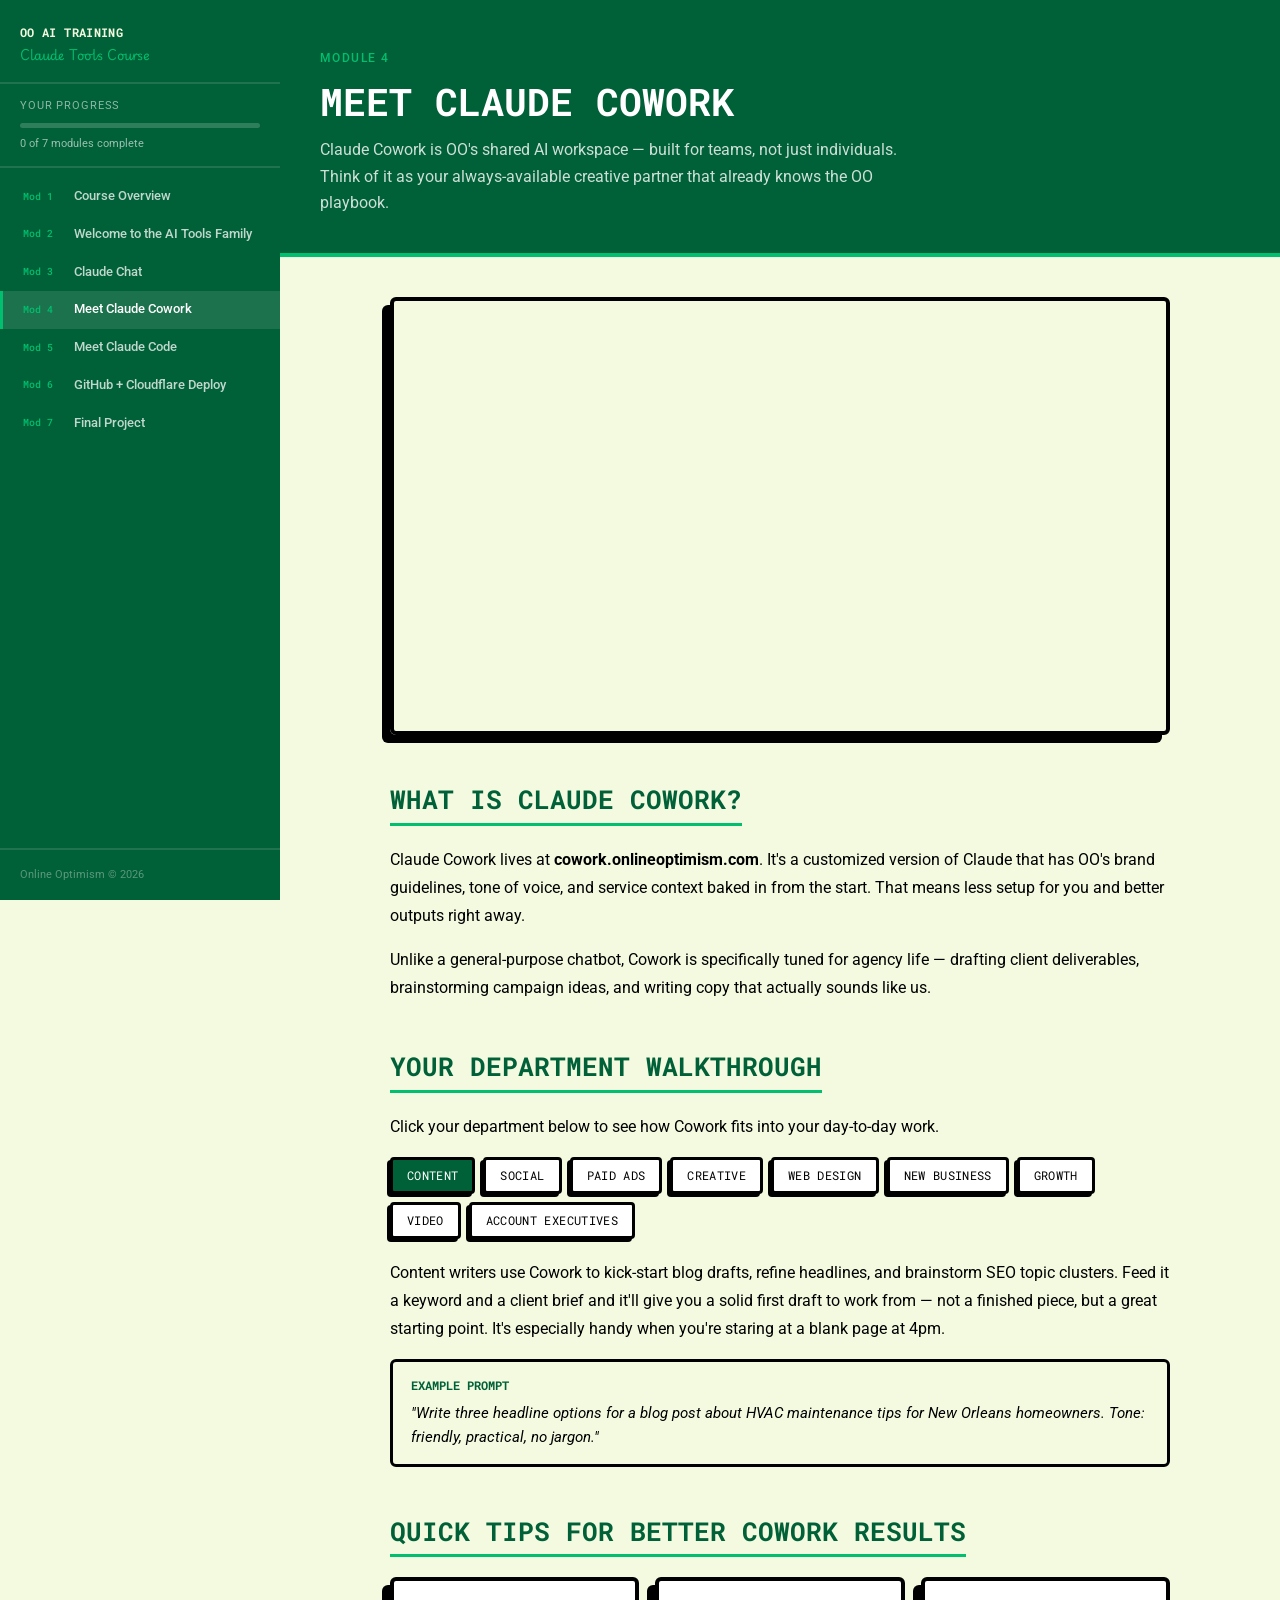
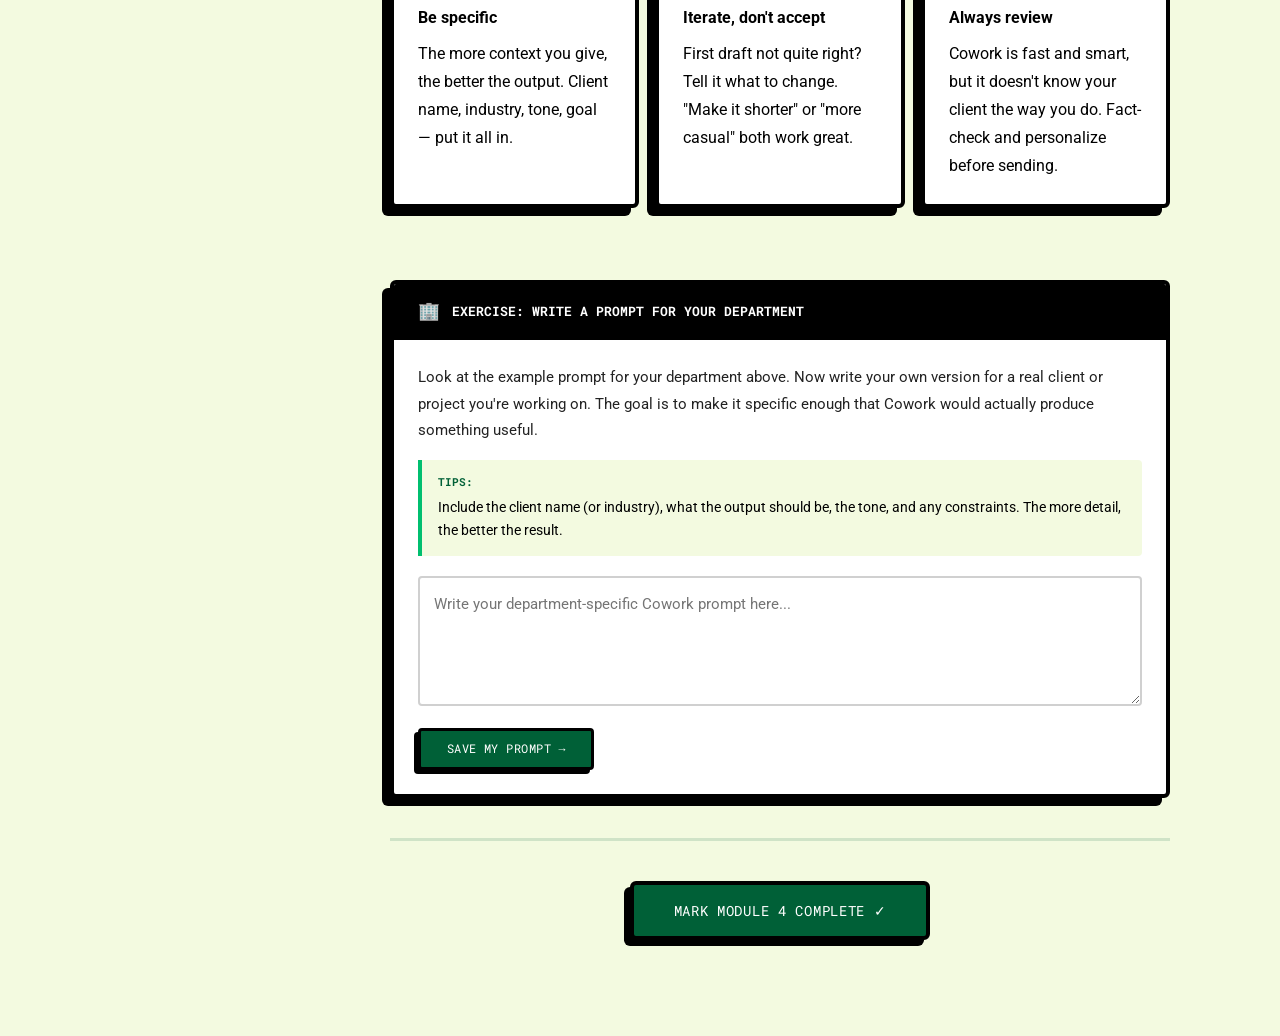
<file: module-2.html>
<!DOCTYPE html>
<html lang="en">
<head>
  <meta charset="UTF-8"><meta name="viewport" content="width=device-width,initial-scale=1.0">
  <title>Module 4 — OO AI Training</title>
  <link rel="preconnect" href="https://fonts.googleapis.com">
  <link rel="preconnect" href="https://fonts.gstatic.com" crossorigin>
  <link href="https://fonts.googleapis.com/css2?family=Playwrite+GB+S&family=Roboto:wght@400;500&family=Roboto+Mono:wght@700&display=swap" rel="stylesheet">
  <link rel="stylesheet" href="styles.css">
  <style>
    .dept-tabs { display: flex; flex-wrap: wrap; gap: 8px; margin-bottom: 20px; }
    .dept-tab-btn {
      padding: 8px 14px; font-family: var(--font-heading); font-size: 0.72rem;
      text-transform: uppercase; background: var(--white); border: 3px solid var(--black);
      border-radius: 4px; cursor: pointer; transition: background 0.15s, color 0.15s;
    }
    .dept-tab-btn:hover { background: var(--grello); }
    .dept-tab-btn.active { background: var(--deep-green); color: var(--white); }
    .dept-tab-panel { display: none; }
    .dept-tab-panel.active { display: block; }
    .dept-prompt-example {
      background: var(--grello); border: 3px solid var(--black); border-radius: 6px;
      padding: 14px 18px; margin-top: 14px; font-size: 0.93rem; font-style: italic;
    }
    .dept-prompt-example strong { display: block; font-style: normal; font-family: var(--font-heading); font-size: 0.72rem; text-transform: uppercase; margin-bottom: 6px; color: var(--deep-green); }
  </style>
</head>
<body data-module="module-2">
  <button class="nav-toggle" id="nav-toggle">☰</button>
  <div class="nav-overlay" id="nav-overlay"></div>
  <div class="page-wrapper">
    <nav id="main-nav"></nav>
    <main class="main-content">

      <div class="module-header">
        <p class="module-eyebrow">Module 4</p>
        <h1>Meet Claude Cowork</h1>
        <p class="subtitle">Claude Cowork is OO's shared AI workspace — built for teams, not just individuals. Think of it as your always-available creative partner that already knows the OO playbook.</p>
      </div>

      <div class="content-body">

        <div class="section">
          <div style="aspect-ratio:16/9;border-radius:6px;overflow:hidden;border:4px solid var(--black);box-shadow:-8px 8px 0px var(--black);">
            <iframe src="https://drive.google.com/file/d/1eIsmfVJj-GtDWwgIG0DSuUsqWfV8QpgR/preview"
              width="100%" height="100%" allow="autoplay" allowfullscreen frameborder="0" style="display:block;"></iframe>
          </div>
        </div>

        <div class="section">
          <h2 class="section-title">What is Claude Cowork?</h2>
          <p>Claude Cowork lives at <strong>cowork.onlineoptimism.com</strong>. It's a customized version of Claude that has OO's brand guidelines, tone of voice, and service context baked in from the start. That means less setup for you and better outputs right away.</p>
          <p>Unlike a general-purpose chatbot, Cowork is specifically tuned for agency life — drafting client deliverables, brainstorming campaign ideas, and writing copy that actually sounds like us.</p>
        </div>

        <div class="section">
          <h2 class="section-title">Your Department Walkthrough</h2>
          <p>Click your department below to see how Cowork fits into your day-to-day work.</p>

          <div class="dept-tabs">
            <button class="dept-tab-btn active" data-dept="content" onclick="switchDeptTab('content')">Content</button>
            <button class="dept-tab-btn" data-dept="social" onclick="switchDeptTab('social')">Social</button>
            <button class="dept-tab-btn" data-dept="paid-ads" onclick="switchDeptTab('paid-ads')">Paid Ads</button>
            <button class="dept-tab-btn" data-dept="creative" onclick="switchDeptTab('creative')">Creative</button>
            <button class="dept-tab-btn" data-dept="web-design" onclick="switchDeptTab('web-design')">Web Design</button>
            <button class="dept-tab-btn" data-dept="new-business" onclick="switchDeptTab('new-business')">New Business</button>
            <button class="dept-tab-btn" data-dept="growth" onclick="switchDeptTab('growth')">Growth</button>
            <button class="dept-tab-btn" data-dept="video" onclick="switchDeptTab('video')">Video</button>
            <button class="dept-tab-btn" data-dept="account-executives" onclick="switchDeptTab('account-executives')">Account Executives</button>
          </div>

          <div id="dept-content" class="dept-tab-panel active">
            <p>Content writers use Cowork to kick-start blog drafts, refine headlines, and brainstorm SEO topic clusters. Feed it a keyword and a client brief and it'll give you a solid first draft to work from — not a finished piece, but a great starting point. It's especially handy when you're staring at a blank page at 4pm.</p>
            <div class="dept-prompt-example"><strong>Example Prompt</strong>"Write three headline options for a blog post about HVAC maintenance tips for New Orleans homeowners. Tone: friendly, practical, no jargon."</div>
          </div>

          <div id="dept-social" class="dept-tab-panel">
            <p>Social teams use Cowork to batch-write caption variations, adapt a single idea across platforms, and punch up flat copy. Give it your campaign theme and let it riff — you'll always want to add your own voice, but it gets you 80% there fast. Great for those "post goes live in 30 minutes" moments.</p>
            <div class="dept-prompt-example"><strong>Example Prompt</strong>"Write 3 Instagram captions for a local restaurant client celebrating their 10th anniversary. Tone: warm, celebratory. Include a call to action to make a reservation."</div>
          </div>

          <div id="dept-paid-ads" class="dept-tab-panel">
            <p>Paid Ads teams lean on Cowork for ad copy variations, A/B test idea generation, and audience messaging frameworks. It can crank out 10 headline variants while you focus on strategy and bidding logic. Just make sure to review everything for compliance before it goes live.</p>
            <div class="dept-prompt-example"><strong>Example Prompt</strong>"Write 5 Google Ads headlines (30 chars max each) for a personal injury law firm targeting people searching 'car accident lawyer New Orleans'."</div>
          </div>

          <div id="dept-creative" class="dept-tab-panel">
            <p>Creative uses Cowork to quickly sketch out concept directions, write art-direction briefs, and generate mood-board descriptions. It won't replace your design eye, but it can help articulate a vague creative gut feeling into a brief someone can actually execute. Think of it as a creative director that never gets tired of ideation.</p>
            <div class="dept-prompt-example"><strong>Example Prompt</strong>"Describe a visual concept for a local coffee brand rebrand targeting young professionals. Include color palette mood, photography style, and typography direction."</div>
          </div>

          <div id="dept-web-design" class="dept-tab-panel">
            <p>Web designers use Cowork to draft UX copy, write microcopy for buttons and error states, and generate content for placeholder pages. It's also great for writing structured page briefs before a build kicks off. Less time chasing lorem ipsum, more time designing.</p>
            <div class="dept-prompt-example"><strong>Example Prompt</strong>"Write the homepage hero headline, subheadline, and CTA button text for a New Orleans wedding photographer. Brand vibe: romantic, elegant, modern."</div>
          </div>

          <div id="dept-new-business" class="dept-tab-panel">
            <p>New Business uses Cowork to research prospect industries, draft cold outreach templates, and outline proposal sections fast. It helps you walk into a pitch meeting sounding like you've known a client's industry for years. Always fact-check specifics before sending anything externally.</p>
            <div class="dept-prompt-example"><strong>Example Prompt</strong>"Summarize the top 3 marketing challenges faced by regional urgent care chains and suggest how a digital marketing agency could address each one."</div>
          </div>

          <div id="dept-growth" class="dept-tab-panel">
            <p>Growth teams use Cowork to structure reports, draft client-facing insights summaries, and brainstorm optimization hypotheses. It can help you turn a spreadsheet of numbers into a narrative a client actually understands. Pair it with your own analysis and you've got a compelling story to tell.</p>
            <div class="dept-prompt-example"><strong>Example Prompt</strong>"I have a client whose Google Ads CTR dropped 15% last month. Write a 3-bullet client summary explaining possible reasons and next steps. Tone: confident, not alarming."</div>
          </div>

          <div id="dept-video" class="dept-tab-panel">
            <p>Video teams use Cowork to write scripts, develop shot lists, and draft interview questions for client testimonial shoots. It takes your brief and turns it into a structured script you can hand off or read from. Still needs a human polish pass, but it dramatically cuts pre-production time.</p>
            <div class="dept-prompt-example"><strong>Example Prompt</strong>"Write a 60-second video script for a local pediatric dentist welcoming new patients. Tone: warm, reassuring, kid-friendly. Include a call to action to book online."</div>
          </div>

          <div id="dept-account-executives" class="dept-tab-panel">
            <p>AEs use Cowork to draft status emails, prep for client calls, and translate strategy documents into plain-English summaries. It's your secret weapon for staying on top of client communication without burning all your time on admin. Feed it a meeting transcript and watch it spit out action items.</p>
            <div class="dept-prompt-example"><strong>Example Prompt</strong>"Based on this meeting summary [paste notes], write a follow-up email to the client recapping decisions made, next steps, and who owns each item."</div>
          </div>
        </div>

        <div class="section">
          <h2 class="section-title">Quick Tips for Better Cowork Results</h2>
          <div class="analogy-grid" style="grid-template-columns: repeat(auto-fit, minmax(200px, 1fr)); display: grid; gap: 16px;">
            <div class="card card-white">
              <strong>Be specific</strong>
              <p style="margin:8px 0 0;">The more context you give, the better the output. Client name, industry, tone, goal — put it all in.</p>
            </div>
            <div class="card card-white">
              <strong>Iterate, don't accept</strong>
              <p style="margin:8px 0 0;">First draft not quite right? Tell it what to change. "Make it shorter" or "more casual" both work great.</p>
            </div>
            <div class="card card-white">
              <strong>Always review</strong>
              <p style="margin:8px 0 0;">Cowork is fast and smart, but it doesn't know your client the way you do. Fact-check and personalize before sending.</p>
            </div>
          </div>
        </div>

        <div class="interactive-prompt">
          <div class="interactive-prompt-header">
            <span class="prompt-emoji">🏢</span>
            <h3>Exercise: Write a prompt for your department</h3>
          </div>
          <div class="interactive-prompt-body">
            <p class="prompt-instructions">Look at the example prompt for your department above. Now write your own version for a real client or project you're working on. The goal is to make it specific enough that Cowork would actually produce something useful.</p>
            <div class="prompt-context">
              <strong>Tips:</strong> Include the client name (or industry), what the output should be, the tone, and any constraints. The more detail, the better the result.
            </div>
            <textarea class="prompt-textarea" id="mod2-prompt-input" placeholder="Write your department-specific Cowork prompt here..."></textarea>
            <button class="prompt-submit-btn" onclick="submitPrompt('mod2-prompt')">Save My Prompt →</button>
            <div class="prompt-success" id="mod2-prompt-success">✅ <strong>Saved!</strong> Now try pasting this into Claude Cowork and see what you get.</div>
          </div>
        </div>

        <div class="module-complete-section">
          <button class="btn-complete" id="btn-complete" onclick="markComplete('module-2')">
            Mark Module 4 Complete ✓
          </button>
          <div class="complete-message" id="complete-message">
            You've unlocked Claude's most powerful mode. Up next: Claude Code. 🚀
          </div>
          <div class="next-module-link" id="next-module-link">
            <a href="module-3.html" class="btn-next">Next: Module 5 — Claude Code →</a>
          </div>
        </div>

      </div>
    </main>
  </div>
  <script src="nav.js"></script>
  <script src="progress.js"></script>
</body>
</html>
</file>
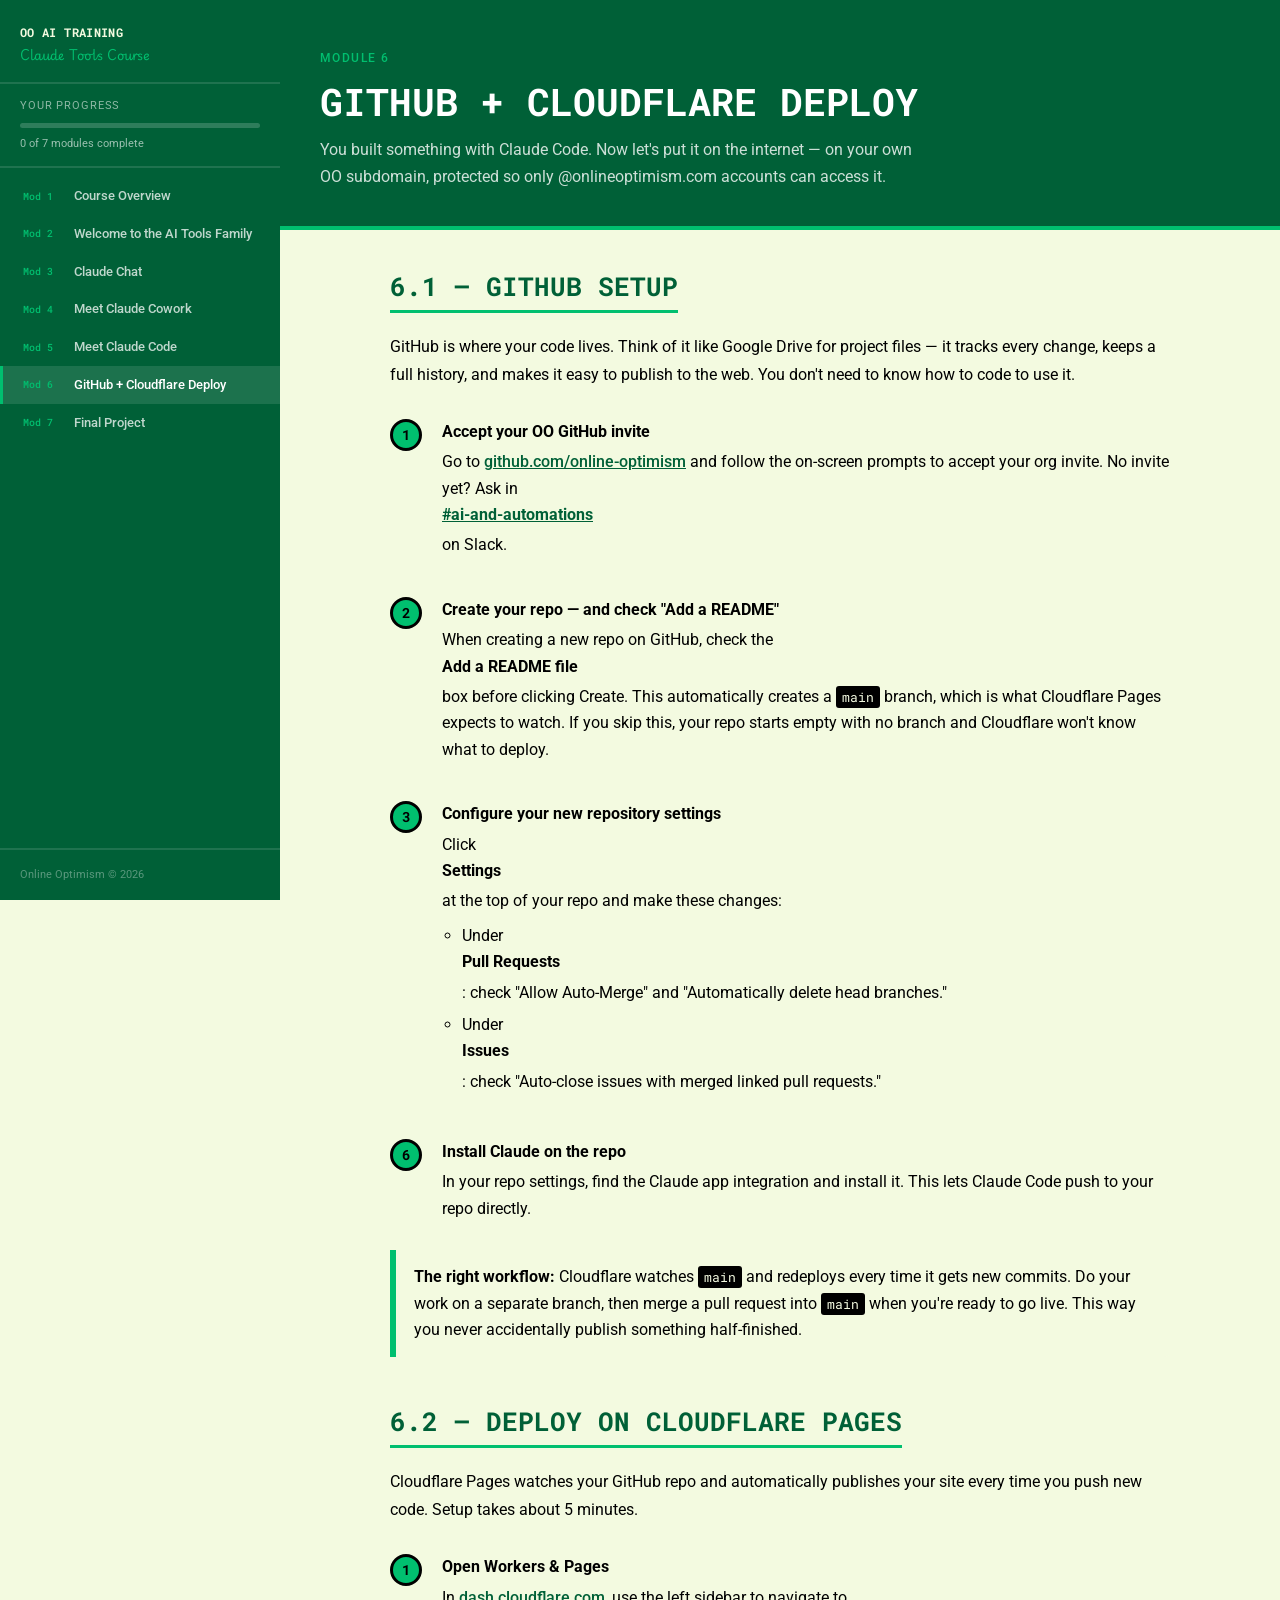
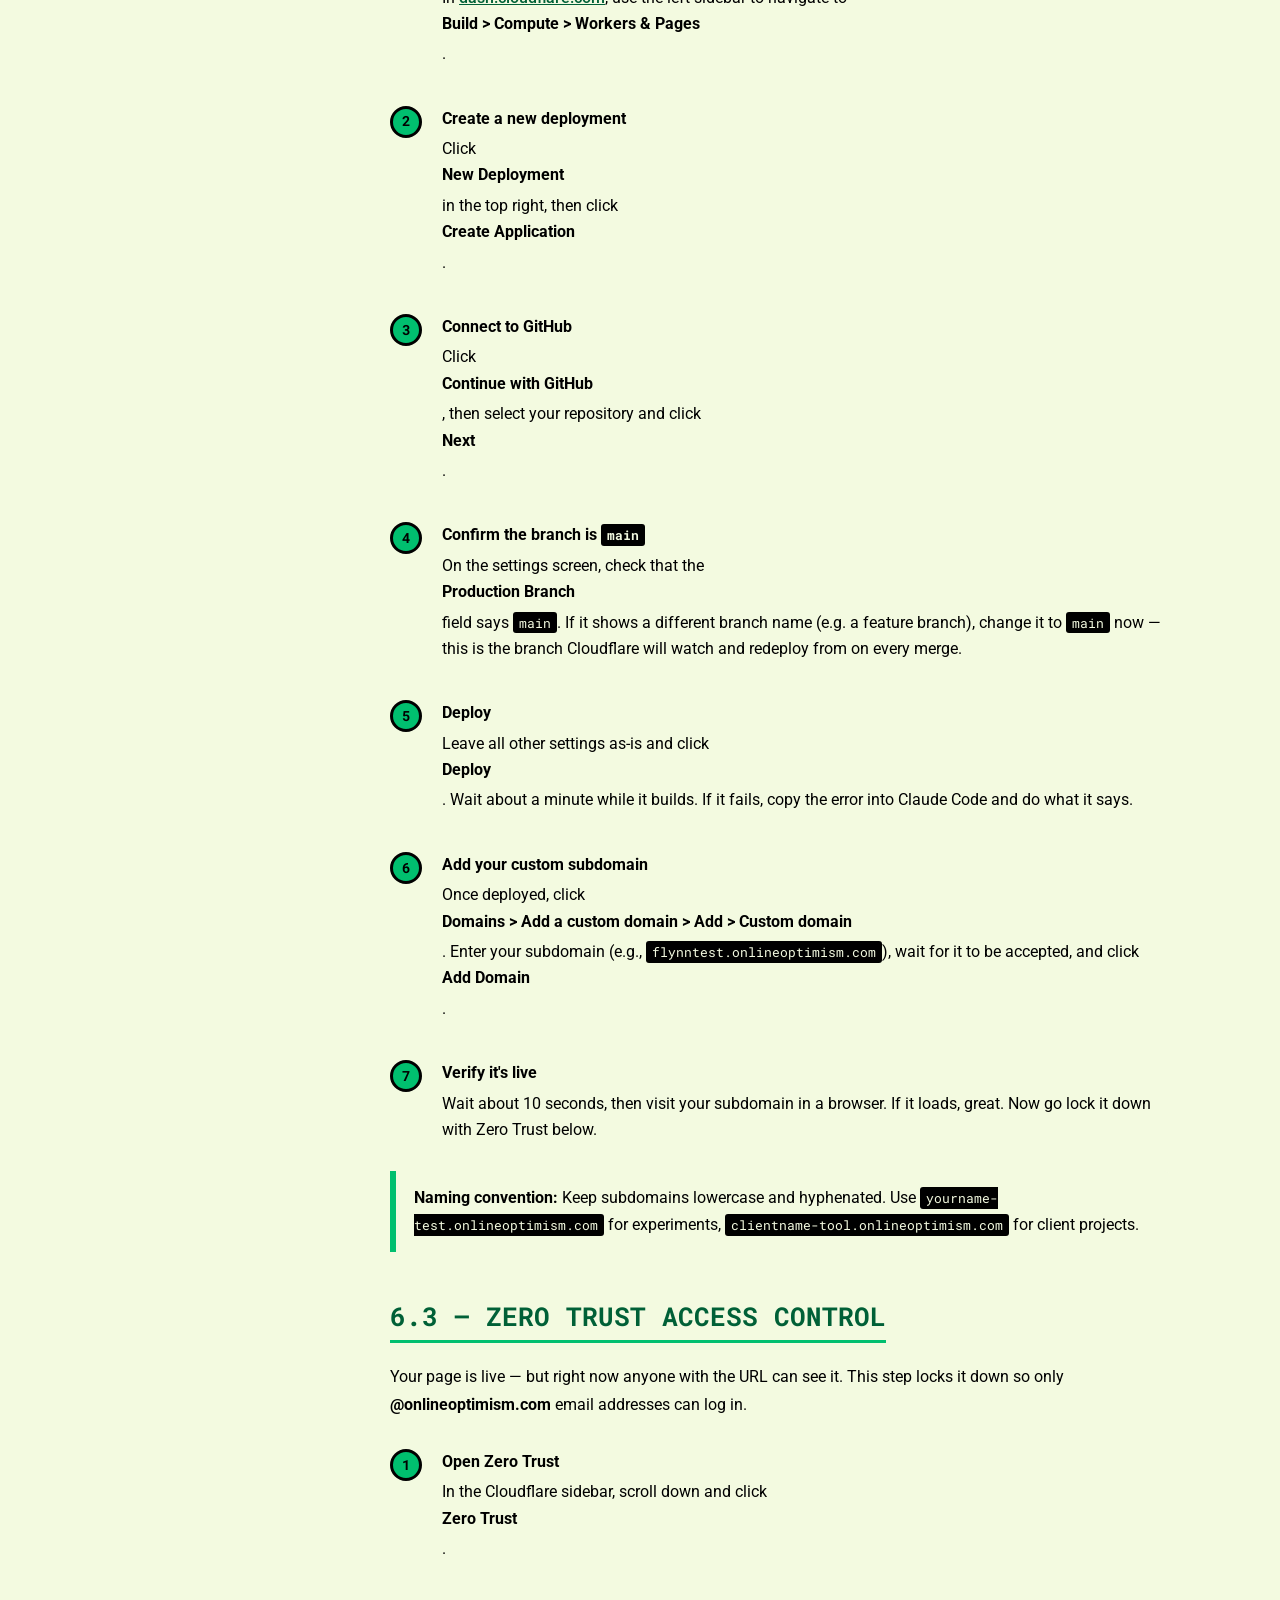
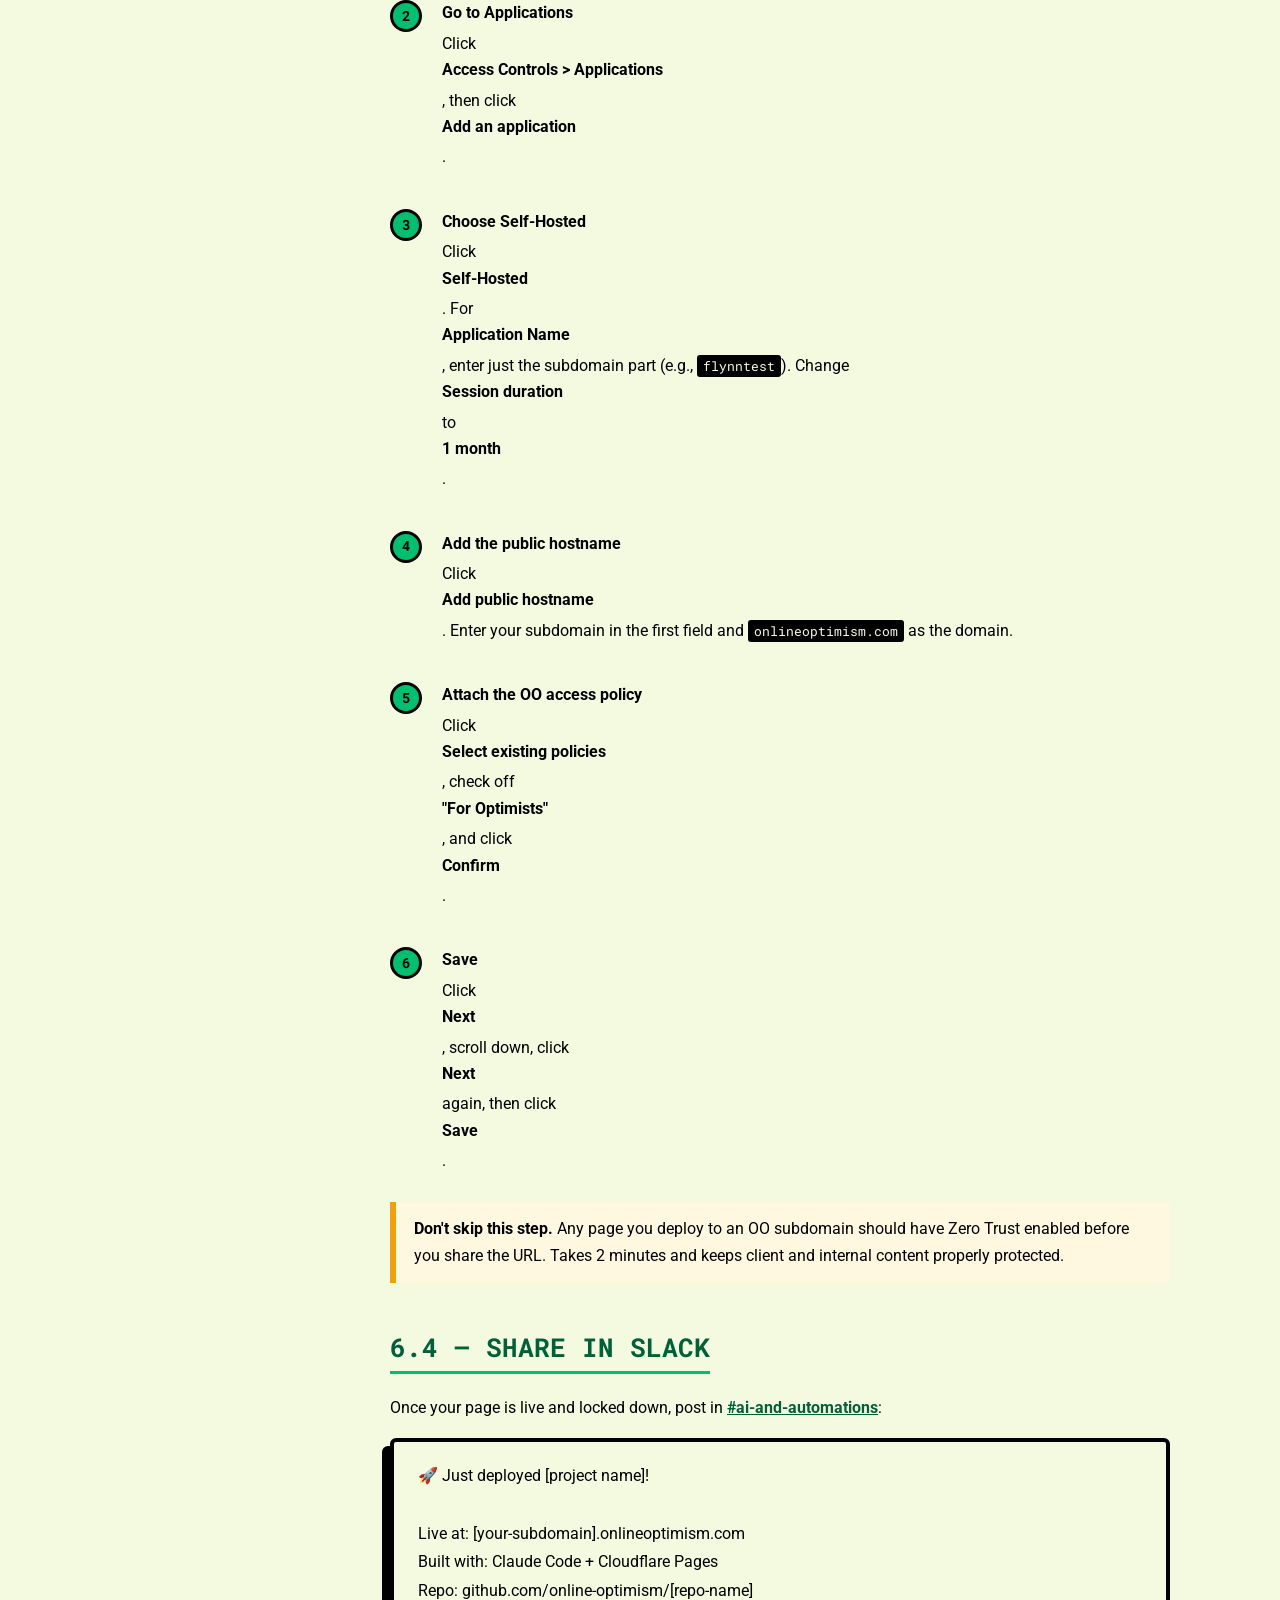
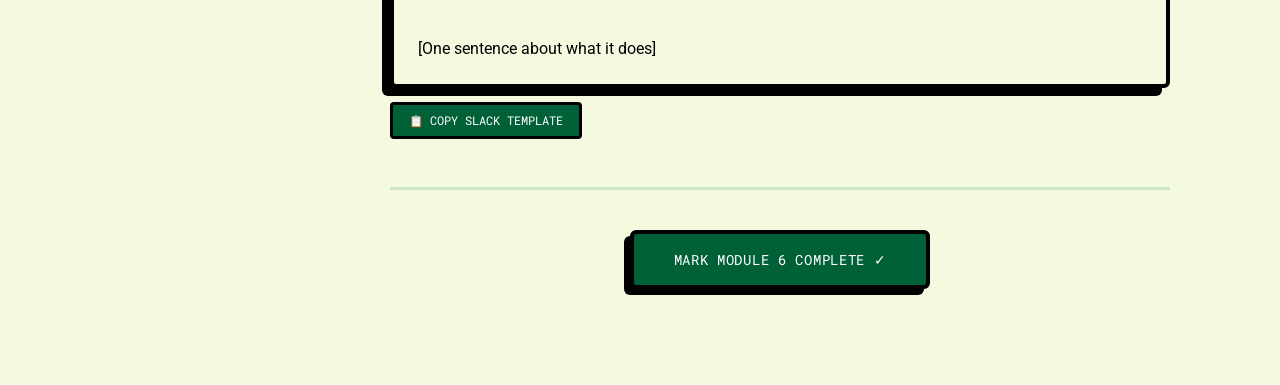
<file: module-3-1.html>
<!DOCTYPE html>
<html lang="en">
<head>
  <meta charset="UTF-8"><meta name="viewport" content="width=device-width,initial-scale=1.0">
  <title>Module 6 — OO AI Training</title>
  <link rel="preconnect" href="https://fonts.googleapis.com">
  <link rel="preconnect" href="https://fonts.gstatic.com" crossorigin>
  <link href="https://fonts.googleapis.com/css2?family=Playwrite+GB+S&family=Roboto:wght@400;500&family=Roboto+Mono:wght@700&display=swap" rel="stylesheet">
  <link rel="stylesheet" href="styles.css">
  <style>
    .deploy-steps { list-style: none; padding: 0; margin: 0; counter-reset: deploy; }
    .deploy-steps li {
      counter-increment: deploy; padding: 14px 0 14px 52px; position: relative;
      border-bottom: 2px solid var(--grello);
    }
    .deploy-steps li:last-child { border-bottom: none; }
    .deploy-steps li::before {
      content: counter(deploy); position: absolute; left: 0; top: 14px;
      width: 32px; height: 32px; background: var(--bright-green); color: var(--black);
      font-family: var(--font-heading); font-size: 0.85rem; font-weight: 700;
      border: 3px solid var(--black); border-radius: 50%;
      display: flex; align-items: center; justify-content: center;
    }
    .deploy-steps li strong { display: block; margin-bottom: 4px; }
    .sub-steps { margin: 8px 0 0 0; padding-left: 20px; }
    .sub-steps li { margin-bottom: 6px; border-bottom: none !important; padding: 0 !important; }
    .sub-steps li::before { display: none !important; }
    .code-block {
      background: #1a1a1a; color: #e8e8e8; font-family: var(--font-heading); font-size: 0.82rem;
      padding: 12px 16px; border-radius: 4px; border: 3px solid var(--black);
      margin: 8px 0; overflow-x: auto; line-height: 1.6;
    }
    .slack-template {
      background: var(--grello); border: 4px solid var(--black); border-radius: 6px;
      box-shadow: -8px 8px 0px var(--black); padding: 20px 24px; margin-top: 14px;
      font-family: var(--font-body); white-space: pre-line; line-height: 1.8;
    }
    .copy-btn {
      display: inline-block; margin-top: 14px; padding: 8px 16px;
      background: var(--deep-green); color: var(--white); border: 3px solid var(--black);
      border-radius: 4px; cursor: pointer; font-family: var(--font-heading);
      font-size: 0.72rem; text-transform: uppercase;
    }
    .info-box {
      background: var(--grello); border-left: 6px solid var(--bright-green);
      padding: 14px 18px; border-radius: 0 6px 6px 0; margin: 14px 0;
    }
    .warning-box {
      background: #fff8e1; border-left: 6px solid #f59e0b;
      padding: 14px 18px; border-radius: 0 6px 6px 0; margin: 14px 0;
    }
  </style>
</head>
<body data-module="module-3-1">
  <button class="nav-toggle" id="nav-toggle">☰</button>
  <div class="nav-overlay" id="nav-overlay"></div>
  <div class="page-wrapper">
    <nav id="main-nav"></nav>
    <main class="main-content">

      <div class="module-header">
        <p class="module-eyebrow">Module 6</p>
        <h1>GitHub + Cloudflare Deploy</h1>
        <p class="subtitle">You built something with Claude Code. Now let's put it on the internet — on your own OO subdomain, protected so only @onlineoptimism.com accounts can access it.</p>
      </div>

      <div class="content-body">

        <div class="section">
          <h2 class="section-title">6.1 — GitHub Setup</h2>
          <p>GitHub is where your code lives. Think of it like Google Drive for project files — it tracks every change, keeps a full history, and makes it easy to publish to the web. You don't need to know how to code to use it.</p>

          <ol class="deploy-steps">
            <li>
              <strong>Accept your OO GitHub invite</strong>
              Go to <a href="https://github.com/online-optimism" target="_blank" rel="noopener">github.com/online-optimism</a> and follow the on-screen prompts to accept your org invite. No invite yet? Ask in <a href="https://slack.com/app_redirect?channel=C04HPR9AMQX" target="_blank" rel="noopener"><strong>#ai-and-automations</strong></a> on Slack.
            </li>
            <li>
              <strong>Create your repo — and check "Add a README"</strong>
              When creating a new repo on GitHub, check the <strong>Add a README file</strong> box before clicking Create. This automatically creates a <code>main</code> branch, which is what Cloudflare Pages expects to watch. If you skip this, your repo starts empty with no branch and Cloudflare won't know what to deploy.
            </li>
            <li>
              <strong>Configure your new repository settings</strong>
              Click <strong>Settings</strong> at the top of your repo and make these changes:
              <ul class="sub-steps">
                <li>Under <strong>Pull Requests</strong>: check "Allow Auto-Merge" and "Automatically delete head branches."</li>
                <li>Under <strong>Issues</strong>: check "Auto-close issues with merged linked pull requests."</li>
              </ul>
            </li>
            <li>
              <strong>Install Claude on the repo</strong>
              In your repo settings, find the Claude app integration and install it. This lets Claude Code push to your repo directly.
            </li>
          </ol>

          <div class="info-box">
            <strong>The right workflow:</strong> Cloudflare watches <code>main</code> and redeploys every time it gets new commits. Do your work on a separate branch, then merge a pull request into <code>main</code> when you're ready to go live. This way you never accidentally publish something half-finished.
          </div>
        </div>

        <div class="section">
          <h2 class="section-title">6.2 — Deploy on Cloudflare Pages</h2>
          <p>Cloudflare Pages watches your GitHub repo and automatically publishes your site every time you push new code. Setup takes about 5 minutes.</p>

          <ol class="deploy-steps">
            <li>
              <strong>Open Workers &amp; Pages</strong>
              In <a href="https://dash.cloudflare.com" target="_blank" rel="noopener">dash.cloudflare.com</a>, use the left sidebar to navigate to <strong>Build &gt; Compute &gt; Workers &amp; Pages</strong>.
            </li>
            <li>
              <strong>Create a new deployment</strong>
              Click <strong>New Deployment</strong> in the top right, then click <strong>Create Application</strong>.
            </li>
            <li>
              <strong>Connect to GitHub</strong>
              Click <strong>Continue with GitHub</strong>, then select your repository and click <strong>Next</strong>.
            </li>
            <li>
              <strong>Confirm the branch is <code>main</code></strong>
              On the settings screen, check that the <strong>Production Branch</strong> field says <code>main</code>. If it shows a different branch name (e.g. a feature branch), change it to <code>main</code> now — this is the branch Cloudflare will watch and redeploy from on every merge.
            </li>
            <li>
              <strong>Deploy</strong>
              Leave all other settings as-is and click <strong>Deploy</strong>. Wait about a minute while it builds. If it fails, copy the error into Claude Code and do what it says.
            </li>
            <li>
              <strong>Add your custom subdomain</strong>
              Once deployed, click <strong>Domains &gt; Add a custom domain &gt; Add &gt; Custom domain</strong>. Enter your subdomain (e.g., <code>flynntest.onlineoptimism.com</code>), wait for it to be accepted, and click <strong>Add Domain</strong>.
            </li>
            <li>
              <strong>Verify it's live</strong>
              Wait about 10 seconds, then visit your subdomain in a browser. If it loads, great. Now go lock it down with Zero Trust below.
            </li>
          </ol>

          <div class="info-box">
            <strong>Naming convention:</strong> Keep subdomains lowercase and hyphenated. Use <code>yourname-test.onlineoptimism.com</code> for experiments, <code>clientname-tool.onlineoptimism.com</code> for client projects.
          </div>
        </div>

        <div class="section">
          <h2 class="section-title">6.3 — Zero Trust Access Control</h2>
          <p>Your page is live — but right now anyone with the URL can see it. This step locks it down so only <strong>@onlineoptimism.com</strong> email addresses can log in.</p>

          <ol class="deploy-steps">
            <li>
              <strong>Open Zero Trust</strong>
              In the Cloudflare sidebar, scroll down and click <strong>Zero Trust</strong>.
            </li>
            <li>
              <strong>Go to Applications</strong>
              Click <strong>Access Controls &gt; Applications</strong>, then click <strong>Add an application</strong>.
            </li>
            <li>
              <strong>Choose Self-Hosted</strong>
              Click <strong>Self-Hosted</strong>. For <strong>Application Name</strong>, enter just the subdomain part (e.g., <code>flynntest</code>). Change <strong>Session duration</strong> to <strong>1 month</strong>.
            </li>
            <li>
              <strong>Add the public hostname</strong>
              Click <strong>Add public hostname</strong>. Enter your subdomain in the first field and <code>onlineoptimism.com</code> as the domain.
            </li>
            <li>
              <strong>Attach the OO access policy</strong>
              Click <strong>Select existing policies</strong>, check off <strong>"For Optimists"</strong>, and click <strong>Confirm</strong>.
            </li>
            <li>
              <strong>Save</strong>
              Click <strong>Next</strong>, scroll down, click <strong>Next</strong> again, then click <strong>Save</strong>.
            </li>
          </ol>

          <div class="warning-box">
            <strong>Don't skip this step.</strong> Any page you deploy to an OO subdomain should have Zero Trust enabled before you share the URL. Takes 2 minutes and keeps client and internal content properly protected.
          </div>
        </div>

        <div class="section">
          <h2 class="section-title">6.4 — Share in Slack</h2>
          <p>Once your page is live and locked down, post in <a href="https://slack.com/app_redirect?channel=C04HPR9AMQX" target="_blank" rel="noopener"><strong>#ai-and-automations</strong></a>:</p>
          <div class="slack-template" id="slack-template-text">🚀 Just deployed [project name]!

Live at: [your-subdomain].onlineoptimism.com
Built with: Claude Code + Cloudflare Pages
Repo: github.com/online-optimism/[repo-name]

[One sentence about what it does]</div>
          <button class="copy-btn" onclick="copyToClipboard(document.getElementById('slack-template-text').textContent, this)">📋 Copy Slack Template</button>
        </div>

        <div class="module-complete-section">
          <button class="btn-complete" id="btn-complete" onclick="markComplete('module-3-1')">
            Mark Module 6 Complete ✓
          </button>
          <div class="complete-message" id="complete-message">
            You can build and deploy real things to the internet. That's genuinely impressive. One module to go! 🏁
          </div>
          <div class="next-module-link" id="next-module-link">
            <a href="module-4.html" class="btn-next">Next: Module 7 — Final Project →</a>
          </div>
        </div>

      </div>
    </main>
  </div>
  <script src="nav.js"></script>
  <script src="progress.js"></script>
</body>
</html>
</file>
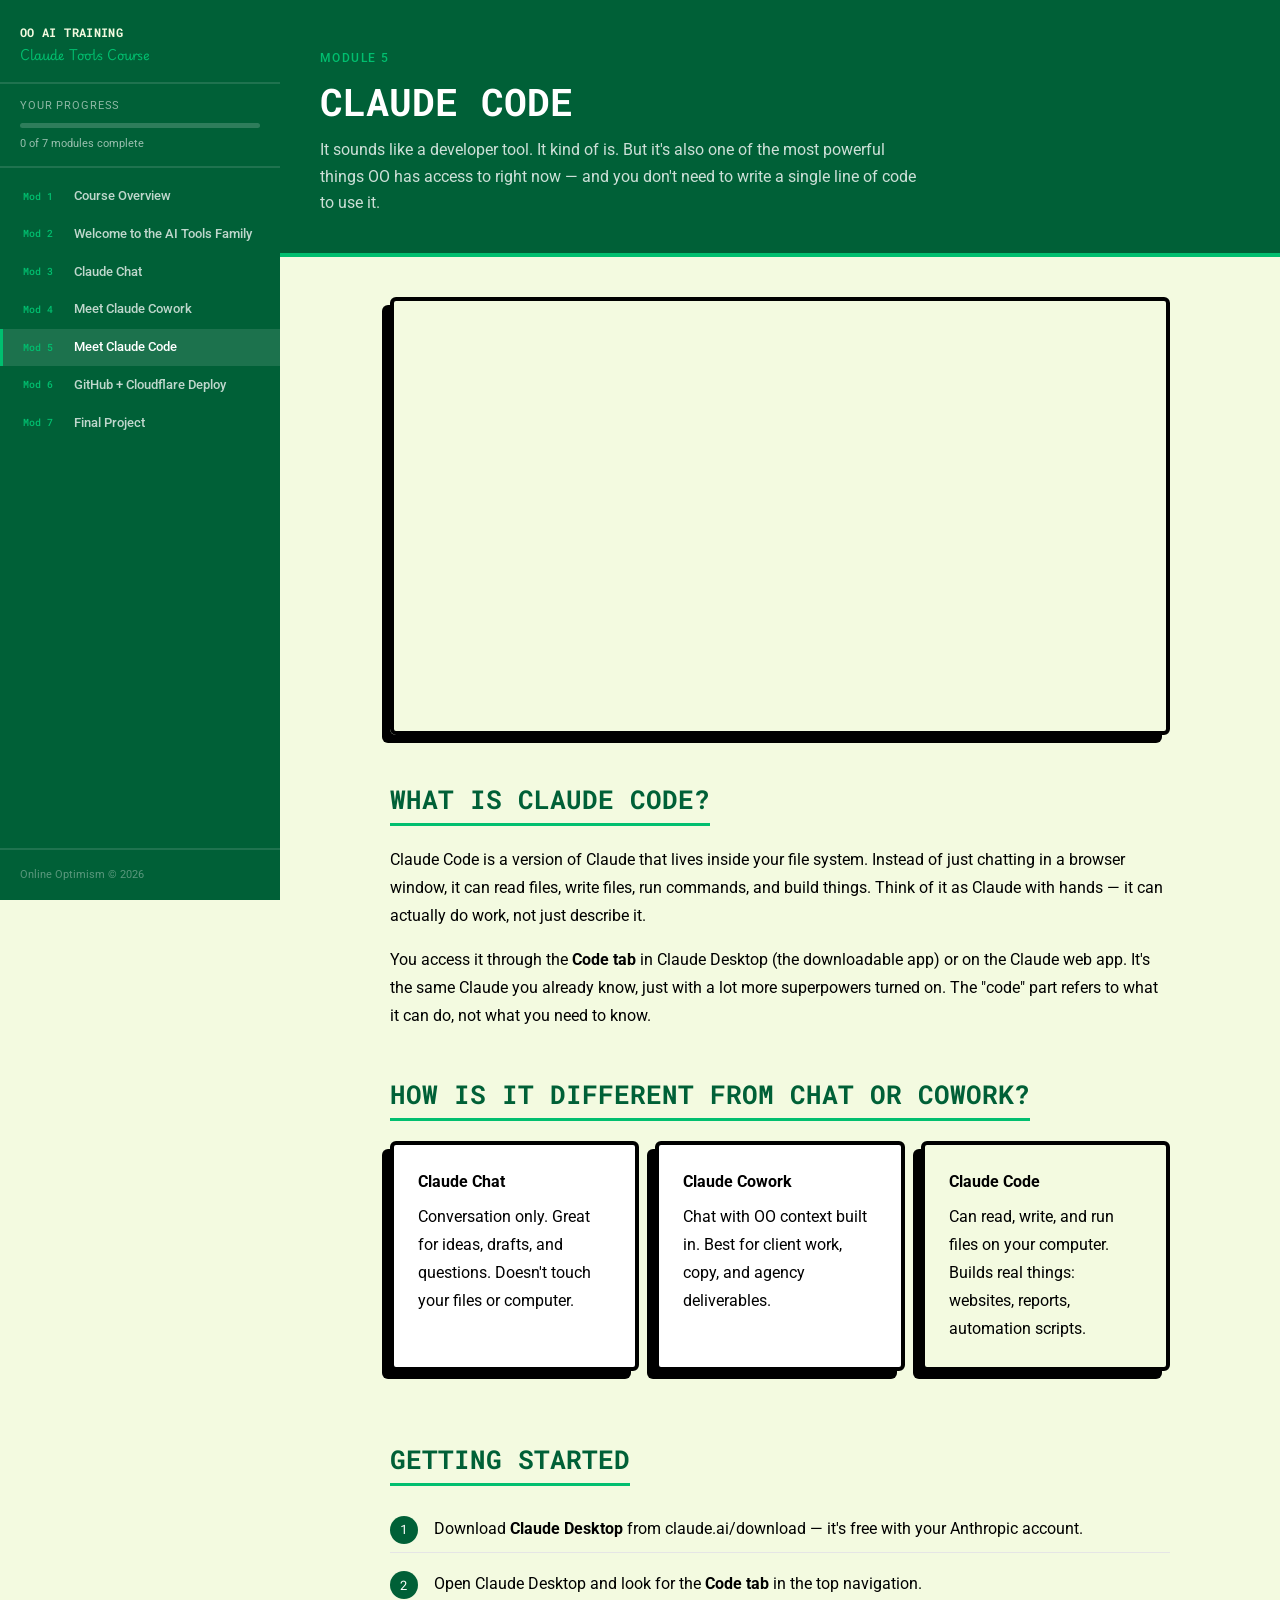
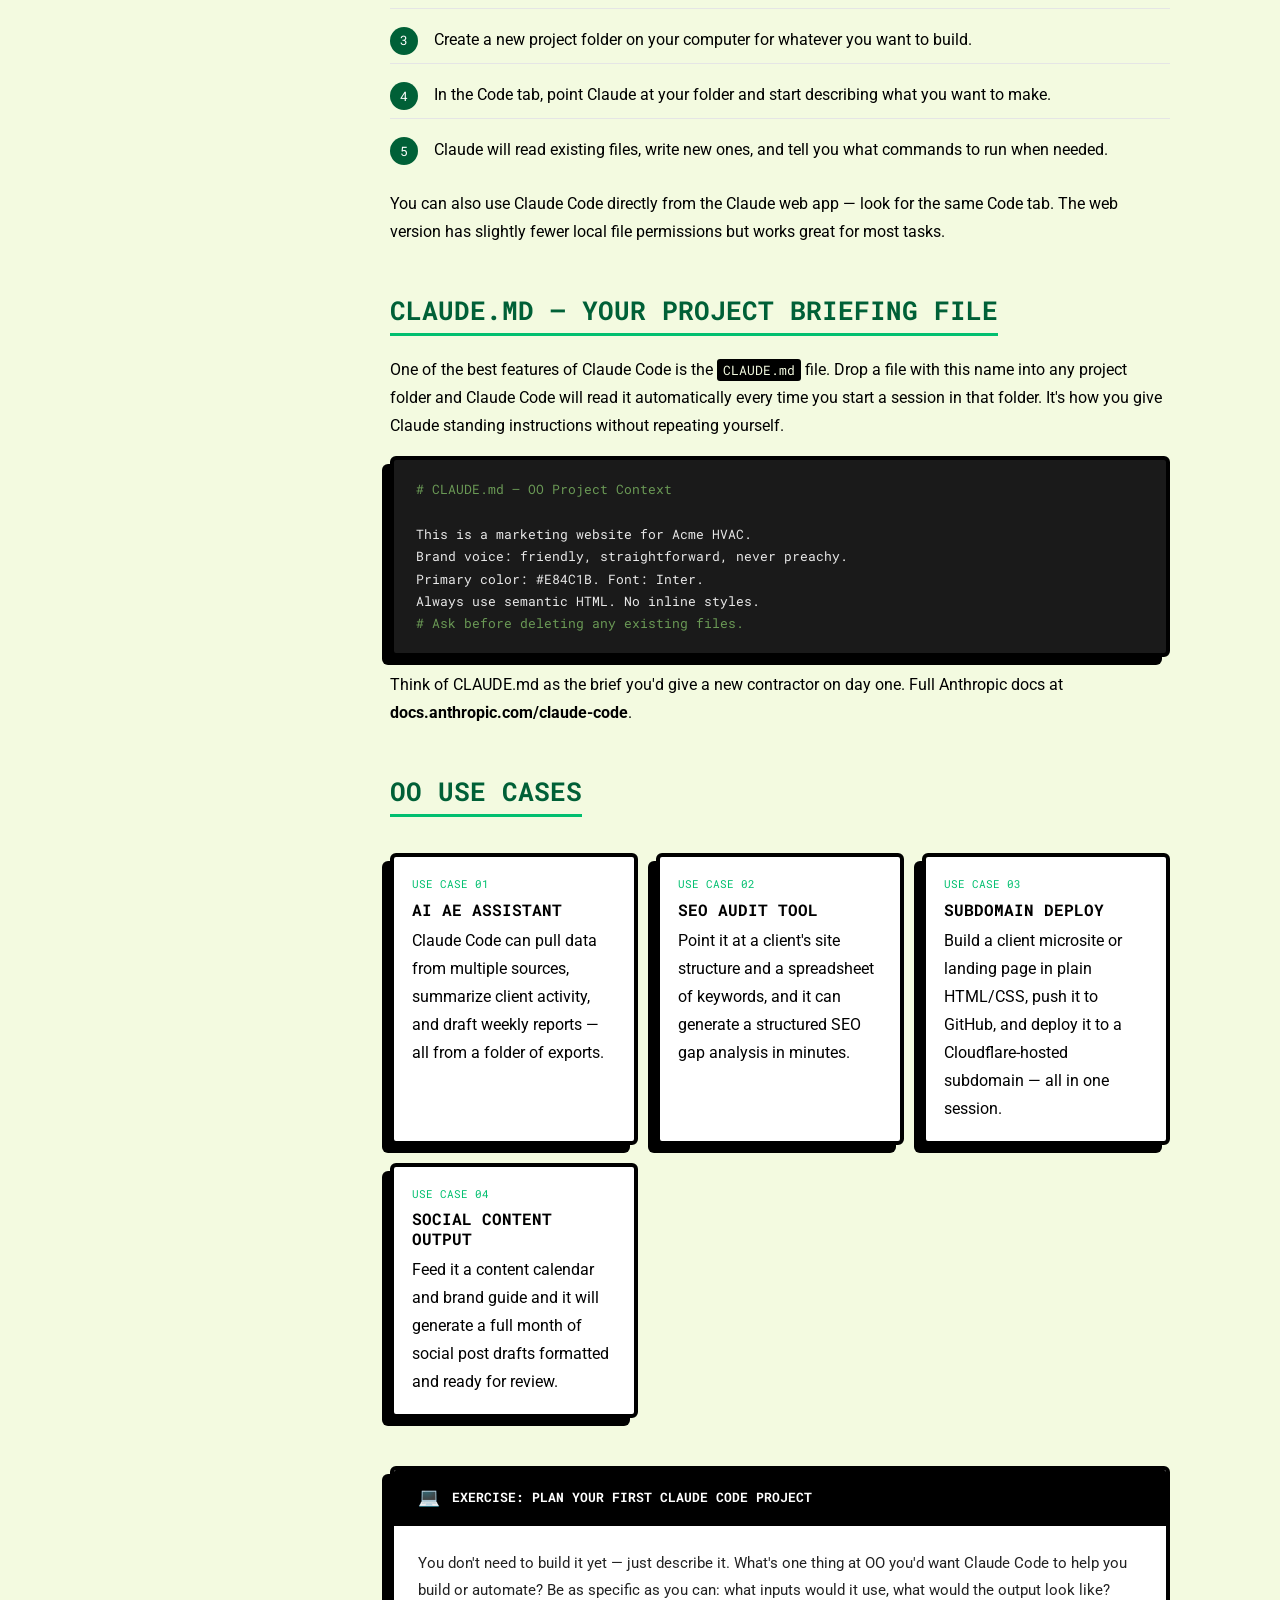
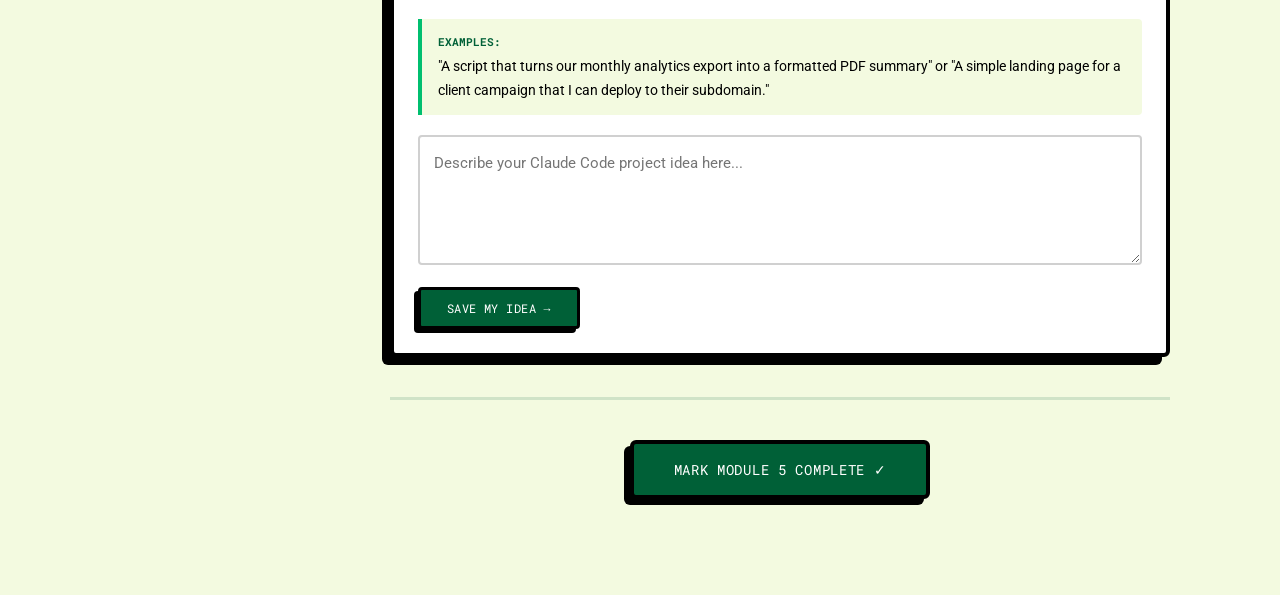
<file: module-3.html>
<!DOCTYPE html>
<html lang="en">
<head>
  <meta charset="UTF-8"><meta name="viewport" content="width=device-width,initial-scale=1.0">
  <title>Module 5 — OO AI Training</title>
  <link rel="preconnect" href="https://fonts.googleapis.com">
  <link rel="preconnect" href="https://fonts.gstatic.com" crossorigin>
  <link href="https://fonts.googleapis.com/css2?family=Playwrite+GB+S&family=Roboto:wght@400;500&family=Roboto+Mono:wght@700&display=swap" rel="stylesheet">
  <link rel="stylesheet" href="styles.css">
  <style>
    .use-case-grid { display: grid; grid-template-columns: repeat(auto-fit, minmax(220px, 1fr)); gap: 18px; margin-top: 16px; }
    .use-case-card {
      border: 4px solid var(--black); border-radius: 6px; box-shadow: -8px 8px 0px var(--black);
      padding: 18px; background: var(--white);
    }
    .use-case-card .uc-number { font-family: var(--font-heading); font-size: 0.7rem; text-transform: uppercase; color: var(--bright-green); margin-bottom: 6px; }
    .use-case-card h3 { font-size: 1rem; margin: 0 0 8px; }
    .step-list { list-style: none; padding: 0; margin: 0; counter-reset: steps; }
    .step-list li { counter-increment: steps; padding: 10px 0 10px 44px; position: relative; border-bottom: 1px solid #e5e5e5; }
    .step-list li:last-child { border-bottom: none; }
    .step-list li::before {
      content: counter(steps); position: absolute; left: 0; top: 10px;
      width: 28px; height: 28px; background: var(--deep-green); color: var(--white);
      font-family: var(--font-heading); font-size: 0.8rem; border-radius: 50%;
      display: flex; align-items: center; justify-content: center; line-height: 1;
    }
    .claude-md-box {
      background: #1a1a1a; color: #e8e8e8; border-radius: 6px; border: 4px solid var(--black);
      box-shadow: -8px 8px 0px var(--black); padding: 18px 22px; font-family: var(--font-heading);
      font-size: 0.82rem; line-height: 1.7; margin-top: 14px;
    }
    .claude-md-box .comment { color: #6a9955; }
  </style>
</head>
<body data-module="module-3">
  <button class="nav-toggle" id="nav-toggle">☰</button>
  <div class="nav-overlay" id="nav-overlay"></div>
  <div class="page-wrapper">
    <nav id="main-nav"></nav>
    <main class="main-content">

      <div class="module-header">
        <p class="module-eyebrow">Module 5</p>
        <h1>Claude Code</h1>
        <p class="subtitle">It sounds like a developer tool. It kind of is. But it's also one of the most powerful things OO has access to right now — and you don't need to write a single line of code to use it.</p>
      </div>

      <div class="content-body">

        <div class="section">
          <div style="aspect-ratio:16/9;border-radius:6px;overflow:hidden;border:4px solid var(--black);box-shadow:-8px 8px 0px var(--black);">
            <iframe src="https://drive.google.com/file/d/1GEbf1BPgUlwmI4EeklCVdXb5cQV7SkBu/preview"
              width="100%" height="100%" allow="autoplay" allowfullscreen frameborder="0" style="display:block;"></iframe>
          </div>
        </div>

        <div class="section">
          <h2 class="section-title">What is Claude Code?</h2>
          <p>Claude Code is a version of Claude that lives inside your file system. Instead of just chatting in a browser window, it can read files, write files, run commands, and build things. Think of it as Claude with hands — it can actually do work, not just describe it.</p>
          <p>You access it through the <strong>Code tab</strong> in Claude Desktop (the downloadable app) or on the Claude web app. It's the same Claude you already know, just with a lot more superpowers turned on. The "code" part refers to what it can do, not what you need to know.</p>
        </div>

        <div class="section">
          <h2 class="section-title">How is it Different from Chat or Cowork?</h2>
          <div class="analogy-grid" style="display:grid;grid-template-columns:repeat(auto-fit,minmax(200px,1fr));gap:16px;">
            <div class="card card-white">
              <strong>Claude Chat</strong>
              <p style="margin:8px 0 0;">Conversation only. Great for ideas, drafts, and questions. Doesn't touch your files or computer.</p>
            </div>
            <div class="card card-white">
              <strong>Claude Cowork</strong>
              <p style="margin:8px 0 0;">Chat with OO context built in. Best for client work, copy, and agency deliverables.</p>
            </div>
            <div class="card card-white" style="background:var(--grello);">
              <strong>Claude Code</strong>
              <p style="margin:8px 0 0;">Can read, write, and run files on your computer. Builds real things: websites, reports, automation scripts.</p>
            </div>
          </div>
        </div>

        <div class="section">
          <h2 class="section-title">Getting Started</h2>
          <ul class="step-list">
            <li>Download <strong>Claude Desktop</strong> from claude.ai/download — it's free with your Anthropic account.</li>
            <li>Open Claude Desktop and look for the <strong>Code tab</strong> in the top navigation.</li>
            <li>Create a new project folder on your computer for whatever you want to build.</li>
            <li>In the Code tab, point Claude at your folder and start describing what you want to make.</li>
            <li>Claude will read existing files, write new ones, and tell you what commands to run when needed.</li>
          </ul>
          <p style="margin-top:16px;">You can also use Claude Code directly from the Claude web app — look for the same Code tab. The web version has slightly fewer local file permissions but works great for most tasks.</p>
        </div>

        <div class="section">
          <h2 class="section-title">CLAUDE.md — Your Project Briefing File</h2>
          <p>One of the best features of Claude Code is the <code>CLAUDE.md</code> file. Drop a file with this name into any project folder and Claude Code will read it automatically every time you start a session in that folder. It's how you give Claude standing instructions without repeating yourself.</p>
          <div class="claude-md-box">
            <span class="comment"># CLAUDE.md — OO Project Context</span><br><br>
            This is a marketing website for Acme HVAC.<br>
            Brand voice: friendly, straightforward, never preachy.<br>
            Primary color: #E84C1B. Font: Inter.<br>
            Always use semantic HTML. No inline styles.<br>
            <span class="comment"># Ask before deleting any existing files.</span>
          </div>
          <p style="margin-top:14px;">Think of CLAUDE.md as the brief you'd give a new contractor on day one. Full Anthropic docs at <strong>docs.anthropic.com/claude-code</strong>.</p>
        </div>

        <div class="section">
          <h2 class="section-title">OO Use Cases</h2>
          <div class="use-case-grid">
            <div class="use-case-card">
              <div class="uc-number">Use Case 01</div>
              <h3>AI AE Assistant</h3>
              <p>Claude Code can pull data from multiple sources, summarize client activity, and draft weekly reports — all from a folder of exports.</p>
            </div>
            <div class="use-case-card">
              <div class="uc-number">Use Case 02</div>
              <h3>SEO Audit Tool</h3>
              <p>Point it at a client's site structure and a spreadsheet of keywords, and it can generate a structured SEO gap analysis in minutes.</p>
            </div>
            <div class="use-case-card">
              <div class="uc-number">Use Case 03</div>
              <h3>Subdomain Deploy</h3>
              <p>Build a client microsite or landing page in plain HTML/CSS, push it to GitHub, and deploy it to a Cloudflare-hosted subdomain — all in one session.</p>
            </div>
            <div class="use-case-card">
              <div class="uc-number">Use Case 04</div>
              <h3>Social Content Output</h3>
              <p>Feed it a content calendar and brand guide and it will generate a full month of social post drafts formatted and ready for review.</p>
            </div>
          </div>
        </div>

        <div class="interactive-prompt">
          <div class="interactive-prompt-header">
            <span class="prompt-emoji">💻</span>
            <h3>Exercise: Plan your first Claude Code project</h3>
          </div>
          <div class="interactive-prompt-body">
            <p class="prompt-instructions">You don't need to build it yet — just describe it. What's one thing at OO you'd want Claude Code to help you build or automate? Be as specific as you can: what inputs would it use, what would the output look like?</p>
            <div class="prompt-context">
              <strong>Examples:</strong> "A script that turns our monthly analytics export into a formatted PDF summary" or "A simple landing page for a client campaign that I can deploy to their subdomain."
            </div>
            <textarea class="prompt-textarea" id="mod3-prompt-input" placeholder="Describe your Claude Code project idea here..."></textarea>
            <button class="prompt-submit-btn" onclick="submitPrompt('mod3-prompt')">Save My Idea →</button>
            <div class="prompt-success" id="mod3-prompt-success">✅ <strong>Saved!</strong> You'll get to build something like this in the final project.</div>
          </div>
        </div>

        <div class="module-complete-section">
          <button class="btn-complete" id="btn-complete" onclick="markComplete('module-3')">
            Mark Module 5 Complete ✓
          </button>
          <div class="complete-message" id="complete-message">
            Now let's get practical. Up next: deploying your first project to the web. 🌐
          </div>
          <div class="next-module-link" id="next-module-link">
            <a href="module-3-1.html" class="btn-next">Next: Module 6 — GitHub + Cloudflare Deploy →</a>
          </div>
        </div>

      </div>
    </main>
  </div>
  <script src="nav.js"></script>
  <script src="progress.js"></script>
</body>
</html>
</file>
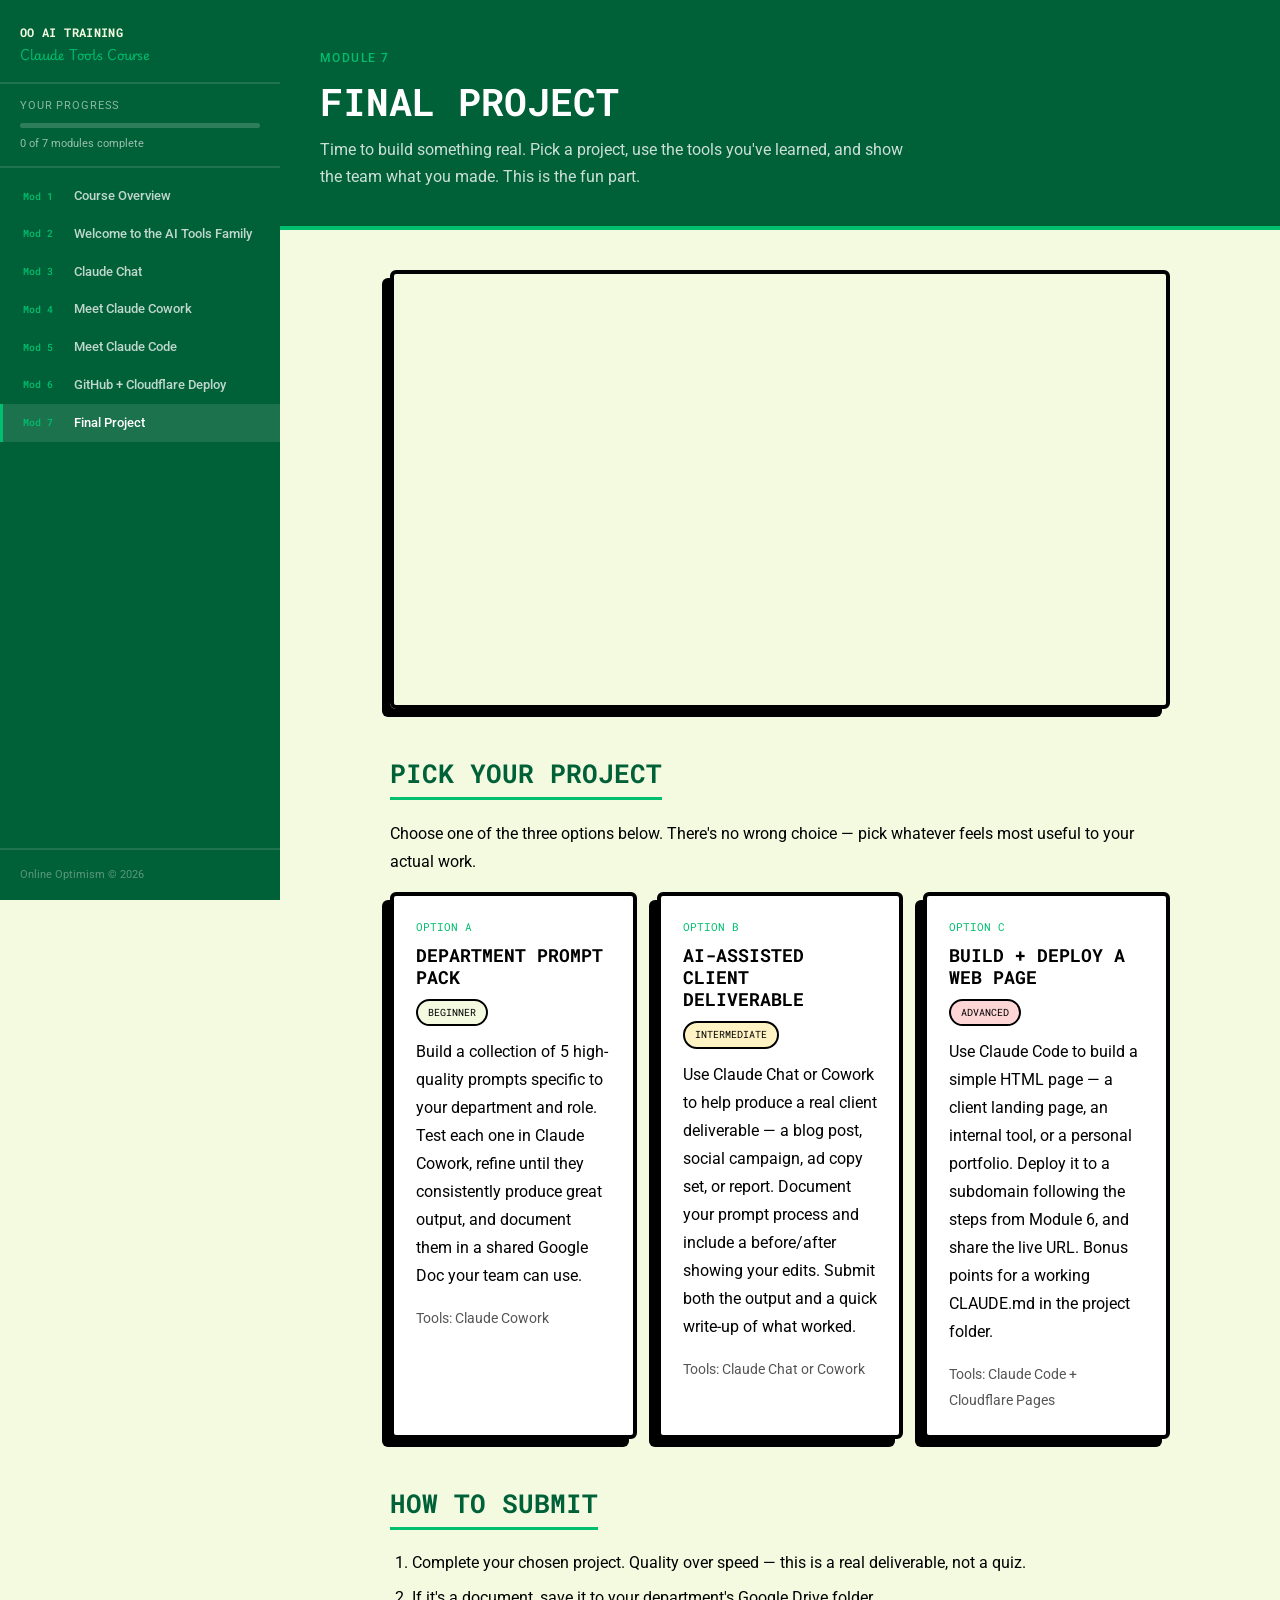
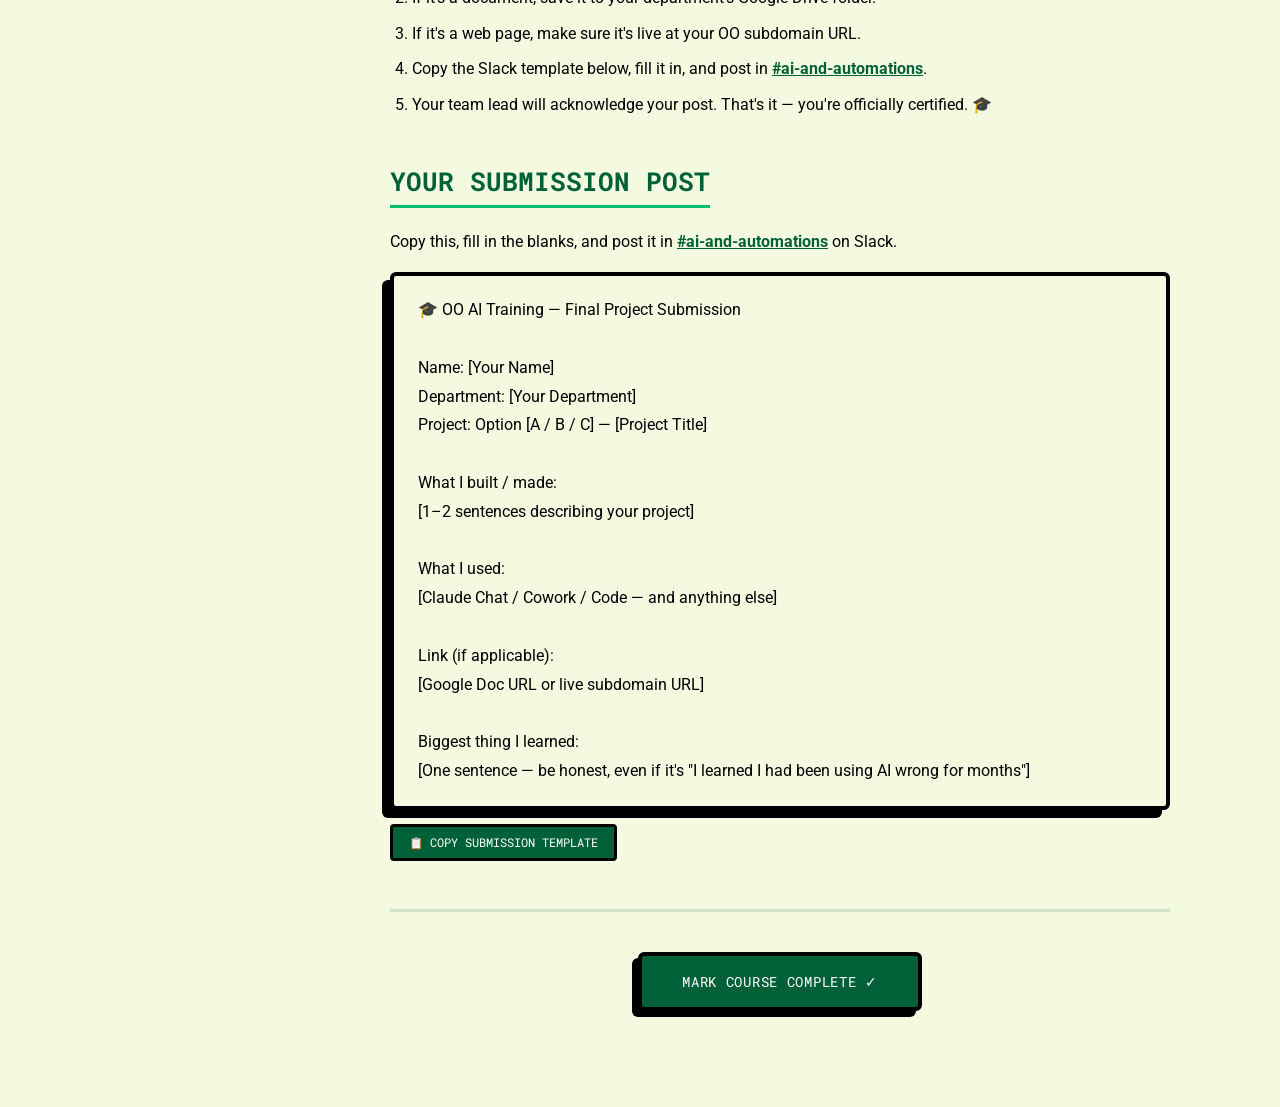
<file: module-4.html>
<!DOCTYPE html>
<html lang="en">
<head>
  <meta charset="UTF-8"><meta name="viewport" content="width=device-width,initial-scale=1.0">
  <title>Module 7 — OO AI Training</title>
  <link rel="preconnect" href="https://fonts.googleapis.com">
  <link rel="preconnect" href="https://fonts.gstatic.com" crossorigin>
  <link href="https://fonts.googleapis.com/css2?family=Playwrite+GB+S&family=Roboto:wght@400;500&family=Roboto+Mono:wght@700&display=swap" rel="stylesheet">
  <link rel="stylesheet" href="styles.css">
  <style>
    .project-cards { display: grid; grid-template-columns: repeat(auto-fit, minmax(240px, 1fr)); gap: 20px; margin-top: 16px; }
    .project-card {
      border: 4px solid var(--black); border-radius: 6px; box-shadow: -8px 8px 0px var(--black);
      padding: 22px; background: var(--white); position: relative;
    }
    .project-card .project-number {
      font-family: var(--font-heading); font-size: 0.7rem; text-transform: uppercase;
      color: var(--bright-green); margin-bottom: 8px;
    }
    .project-card h3 { margin: 0 0 10px; }
    .project-card .difficulty {
      display: inline-block; padding: 3px 10px; border: 2px solid var(--black);
      border-radius: 20px; font-family: var(--font-heading); font-size: 0.65rem;
      text-transform: uppercase; margin-bottom: 12px;
    }
    .difficulty.beginner { background: var(--grello); }
    .difficulty.intermediate { background: #fff3c4; }
    .difficulty.advanced { background: #ffd6d6; }
    .submission-steps { padding-left: 22px; margin: 0; }
    .submission-steps li { margin-bottom: 10px; line-height: 1.6; }
    .slack-post {
      background: var(--grello); border: 4px solid var(--black); border-radius: 6px;
      box-shadow: -8px 8px 0px var(--black); padding: 20px 24px;
      font-family: var(--font-body); white-space: pre-line; line-height: 1.8; margin-top: 14px;
    }
    .copy-btn {
      display: inline-block; margin-top: 14px; padding: 8px 16px;
      background: var(--deep-green); color: var(--white); border: 3px solid var(--black);
      border-radius: 4px; cursor: pointer; font-family: var(--font-heading);
      font-size: 0.72rem; text-transform: uppercase;
    }
    .celebration-screen {
      display: none; text-align: center; padding: 40px 20px;
      border: 4px solid var(--black); border-radius: 6px; box-shadow: -8px 8px 0px var(--black);
      background: var(--grello); margin-top: 24px;
    }
    .celebration-screen.visible { display: block; }
    .celebration-screen .big-emoji { font-size: 3.5rem; margin-bottom: 16px; }
    .celebration-screen h2 { color: var(--deep-green); margin-bottom: 12px; }
    .celebration-screen .accent-text { font-family: var(--font-accent); font-size: 1.3rem; color: var(--deep-green); margin: 16px 0; }
    .celebration-screen .cert-note { font-size: 0.95rem; margin-top: 16px; color: #444; }
  </style>
</head>
<body data-module="module-4">
  <button class="nav-toggle" id="nav-toggle">☰</button>
  <div class="nav-overlay" id="nav-overlay"></div>
  <div class="page-wrapper">
    <nav id="main-nav"></nav>
    <main class="main-content">

      <div class="module-header">
        <p class="module-eyebrow">Module 7</p>
        <h1>Final Project</h1>
        <p class="subtitle">Time to build something real. Pick a project, use the tools you've learned, and show the team what you made. This is the fun part.</p>
      </div>

      <div class="content-body">

        <div class="section">
          <div style="aspect-ratio:16/9;border-radius:6px;overflow:hidden;border:4px solid var(--black);box-shadow:-8px 8px 0px var(--black);">
            <iframe src="https://drive.google.com/file/d/11BXY-sj2TtKqjsGbbGmSscMSLgVHL1gM/preview"
              width="100%" height="100%" allow="autoplay" allowfullscreen frameborder="0" style="display:block;"></iframe>
          </div>
        </div>

        <div class="section">
          <h2 class="section-title">Pick Your Project</h2>
          <p>Choose one of the three options below. There's no wrong choice — pick whatever feels most useful to your actual work.</p>
          <div class="project-cards">

            <div class="project-card">
              <div class="project-number">Option A</div>
              <h3>Department Prompt Pack</h3>
              <span class="difficulty beginner">Beginner</span>
              <p>Build a collection of 5 high-quality prompts specific to your department and role. Test each one in Claude Cowork, refine until they consistently produce great output, and document them in a shared Google Doc your team can use.</p>
              <p style="font-size:0.9rem;color:#555;margin-top:10px;">Tools: Claude Cowork</p>
            </div>

            <div class="project-card">
              <div class="project-number">Option B</div>
              <h3>AI-Assisted Client Deliverable</h3>
              <span class="difficulty intermediate">Intermediate</span>
              <p>Use Claude Chat or Cowork to help produce a real client deliverable — a blog post, social campaign, ad copy set, or report. Document your prompt process and include a before/after showing your edits. Submit both the output and a quick write-up of what worked.</p>
              <p style="font-size:0.9rem;color:#555;margin-top:10px;">Tools: Claude Chat or Cowork</p>
            </div>

            <div class="project-card">
              <div class="project-number">Option C</div>
              <h3>Build + Deploy a Web Page</h3>
              <span class="difficulty advanced">Advanced</span>
              <p>Use Claude Code to build a simple HTML page — a client landing page, an internal tool, or a personal portfolio. Deploy it to a subdomain following the steps from Module 6, and share the live URL. Bonus points for a working CLAUDE.md in the project folder.</p>
              <p style="font-size:0.9rem;color:#555;margin-top:10px;">Tools: Claude Code + Cloudflare Pages</p>
            </div>

          </div>
        </div>

        <div class="section">
          <h2 class="section-title">How to Submit</h2>
          <ol class="submission-steps">
            <li>Complete your chosen project. Quality over speed — this is a real deliverable, not a quiz.</li>
            <li>If it's a document, save it to your department's Google Drive folder.</li>
            <li>If it's a web page, make sure it's live at your OO subdomain URL.</li>
            <li>Copy the Slack template below, fill it in, and post in <a href="https://slack.com/app_redirect?channel=C04HPR9AMQX" target="_blank" rel="noopener"><strong>#ai-and-automations</strong></a>.</li>
            <li>Your team lead will acknowledge your post. That's it — you're officially certified. 🎓</li>
          </ol>
        </div>

        <div class="section">
          <h2 class="section-title">Your Submission Post</h2>
          <p>Copy this, fill in the blanks, and post it in <a href="https://slack.com/app_redirect?channel=C04HPR9AMQX" target="_blank" rel="noopener"><strong>#ai-and-automations</strong></a> on Slack.</p>
          <div class="slack-post" id="slack-submission-text">🎓 OO AI Training — Final Project Submission

Name: [Your Name]
Department: [Your Department]
Project: Option [A / B / C] — [Project Title]

What I built / made:
[1–2 sentences describing your project]

What I used:
[Claude Chat / Cowork / Code — and anything else]

Link (if applicable):
[Google Doc URL or live subdomain URL]

Biggest thing I learned:
[One sentence — be honest, even if it's "I learned I had been using AI wrong for months"]</div>
          <button class="copy-btn" onclick="copyToClipboard(document.getElementById('slack-submission-text').textContent, this)">📋 Copy Submission Template</button>
        </div>

        <div class="module-complete-section">
          <button class="btn-complete" id="btn-complete" onclick="completeCourse()">
            Mark Course Complete ✓
          </button>
          <div class="complete-message" id="complete-message" style="display:none;"></div>
        </div>

        <div class="celebration-screen" id="celebration-screen">
          <div class="big-emoji">🎉</div>
          <h2>You Did It.</h2>
          <p class="accent-text">You are now officially an OO AI-Trained human.</p>
          <p>You know the tools, you know the difference between Chat, Cowork, and Code, and you've built something real. That puts you ahead of most people in this industry.</p>
          <p style="margin-top:16px;">Now go use these tools. Not just for big projects — for the little stuff too. The draft that needs a first pass. The email that needs cleaning up. The brief that needs a headline. These tools work best when they become a habit.</p>
          <p class="cert-note">Don't forget to post your submission in <a href="https://slack.com/app_redirect?channel=C04HPR9AMQX" target="_blank" rel="noopener"><strong>#ai-and-automations</strong></a> — your team lead is waiting. 👀</p>
          <div style="margin-top:24px;">
            <a href="index.html" style="display:inline-block;padding:12px 24px;background:var(--deep-green);color:var(--white);border:3px solid var(--black);border-radius:4px;font-family:var(--font-heading);font-size:0.8rem;text-transform:uppercase;text-decoration:none;">Back to Course Overview</a>
          </div>
        </div>

      </div>
    </main>
  </div>
  <script src="nav.js"></script>
  <script src="progress.js"></script>
  <script>
    function completeCourse() {
      markComplete('module-4');
      document.getElementById('celebration-screen').classList.add('visible');
      document.getElementById('complete-message').style.display = 'none';
      document.getElementById('next-module-link') && (document.getElementById('next-module-link').style.display = 'none');
    }
    // Restore celebration screen if already complete
    document.addEventListener('DOMContentLoaded', function() {
      if (localStorage.getItem('oo-course-module-4') === 'complete') {
        document.getElementById('celebration-screen').classList.add('visible');
      }
    });
  </script>
</body>
</html>
</file>
<file: styles.css>
/* =============================================
   OO AI Training Course — Design System
   learncowork.onlineoptimism.com
   ============================================= */

/* Google Fonts loaded in each HTML <head> */

:root {
  --deep-green: #006037;
  --bright-green: #00bf6f;
  --grello: #f3fae0;
  --black: #000000;
  --white: #ffffff;

  --nav-width: 280px;
  --content-max: 860px;

  --font-heading: 'Roboto Mono', monospace;
  --font-body: 'Roboto', sans-serif;
  --font-accent: 'Playwrite GB S', cursive;

  --card-border: 4px solid #000000;
  --card-radius: 6px;
  --card-shadow: -8px 8px 0px #000000;
}

/* =============================================
   Reset & Base
   ============================================= */

*, *::before, *::after {
  box-sizing: border-box;
  margin: 0;
  padding: 0;
}

html {
  font-size: 16px;
  scroll-behavior: smooth;
}

body {
  font-family: var(--font-body);
  background-color: var(--grello);
  color: var(--black);
  line-height: 1.65;
  min-height: 100vh;
}

/* =============================================
   Typography
   ============================================= */

h1, h2, h3, h4, h5, h6 {
  font-family: var(--font-heading);
  font-weight: 700;
  text-transform: uppercase;
  line-height: 1.2;
}

h1 { font-size: clamp(1.6rem, 4vw, 2.4rem); }
h2 { font-size: clamp(1.25rem, 3vw, 1.65rem); }
h3 { font-size: 1.15rem; }
h4 { font-size: 0.95rem; }

p {
  font-family: var(--font-body);
  font-size: 1rem;
  line-height: 1.75;
  margin-bottom: 1rem;
}

p:last-child { margin-bottom: 0; }

.accent-text {
  font-family: var(--font-accent);
  font-size: 1.1rem;
  font-style: italic;
}

a {
  color: var(--deep-green);
  text-decoration: underline;
  font-weight: 500;
  transition: color 0.15s ease;
}

a:hover { color: var(--bright-green); }

ul, ol {
  padding-left: 1.5rem;
  margin-bottom: 1rem;
}

li {
  margin-bottom: 0.5rem;
  line-height: 1.65;
}

strong { font-weight: 700; }

code {
  font-family: var(--font-heading);
  font-size: 0.82em;
  background: var(--black);
  color: var(--grello);
  padding: 0.15em 0.45em;
  border-radius: 3px;
}

pre {
  background: var(--black);
  color: var(--grello);
  padding: 1.25rem;
  border-radius: var(--card-radius);
  overflow-x: auto;
  font-family: var(--font-heading);
  font-size: 0.82rem;
  line-height: 1.6;
  margin-bottom: 1rem;
}

/* =============================================
   Layout
   ============================================= */

.page-wrapper {
  display: flex;
  min-height: 100vh;
}

#main-nav {
  width: var(--nav-width);
  min-width: var(--nav-width);
  background-color: var(--deep-green);
  position: fixed;
  top: 0;
  left: 0;
  height: 100vh;
  overflow-y: auto;
  z-index: 100;
  display: flex;
  flex-direction: column;
  transition: transform 0.3s ease;
  scrollbar-width: thin;
  scrollbar-color: rgba(255,255,255,0.2) transparent;
}

.main-content {
  margin-left: var(--nav-width);
  flex: 1;
  min-width: 0;
}

/* =============================================
   Navigation
   ============================================= */

.nav-logo {
  padding: 1.5rem 1.25rem 1rem;
  border-bottom: 2px solid rgba(255,255,255,0.12);
  flex-shrink: 0;
}

.nav-logo a {
  text-decoration: none;
  color: var(--grello);
  display: block;
}

.nav-logo-title {
  font-family: var(--font-heading);
  font-size: 0.78rem;
  font-weight: 700;
  text-transform: uppercase;
  color: var(--grello);
  line-height: 1.3;
  display: block;
  letter-spacing: 0.03em;
}

.nav-logo-sub {
  font-family: var(--font-accent);
  font-size: 0.78rem;
  color: var(--bright-green);
  display: block;
  margin-top: 0.3rem;
}

.nav-progress {
  padding: 0.85rem 1.25rem;
  border-bottom: 2px solid rgba(255,255,255,0.12);
  flex-shrink: 0;
}

.nav-progress-label {
  font-family: var(--font-body);
  font-size: 0.68rem;
  color: rgba(255,255,255,0.55);
  text-transform: uppercase;
  letter-spacing: 0.08em;
  margin-bottom: 0.5rem;
}

.progress-bar-outer {
  background: rgba(255,255,255,0.18);
  border-radius: 100px;
  height: 5px;
  overflow: hidden;
}

.progress-bar-inner {
  background: var(--bright-green);
  height: 100%;
  border-radius: 100px;
  transition: width 0.5s ease;
}

.progress-text {
  font-size: 0.68rem;
  color: rgba(255,255,255,0.6);
  margin-top: 0.4rem;
}

.nav-modules {
  list-style: none;
  padding: 0.6rem 0;
  margin: 0;
  flex: 1;
}

.nav-modules li { margin: 0; }

.nav-modules a {
  display: flex;
  align-items: flex-start;
  padding: 0.6rem 1.25rem;
  text-decoration: none;
  color: rgba(255,255,255,0.75);
  font-family: var(--font-body);
  font-size: 0.8rem;
  line-height: 1.45;
  gap: 0.55rem;
  transition: background 0.15s ease, color 0.15s ease, border-left-color 0.15s ease;
  border-left: 3px solid transparent;
}

.nav-modules a:hover {
  background: rgba(255,255,255,0.07);
  color: var(--white);
  border-left-color: var(--bright-green);
}

.nav-modules a.active {
  background: rgba(255,255,255,0.11);
  color: var(--white);
  border-left-color: var(--bright-green);
}

.nav-module-number {
  font-family: var(--font-heading);
  font-size: 0.6rem;
  color: var(--bright-green);
  white-space: nowrap;
  padding-top: 0.15rem;
  min-width: 42px;
}

.nav-module-title { flex: 1; }

.nav-check {
  color: var(--bright-green);
  font-size: 0.85rem;
  flex-shrink: 0;
  padding-top: 0.1rem;
}

.nav-footer {
  padding: 1rem 1.25rem;
  border-top: 2px solid rgba(255,255,255,0.12);
  font-size: 0.68rem;
  color: rgba(255,255,255,0.35);
  flex-shrink: 0;
}

/* Mobile toggle */
.nav-toggle {
  display: none;
  position: fixed;
  top: 0.85rem;
  left: 0.85rem;
  z-index: 200;
  background: var(--deep-green);
  color: var(--white);
  border: 2px solid var(--black);
  padding: 0.45rem 0.7rem;
  border-radius: 4px;
  cursor: pointer;
  font-size: 1.1rem;
  box-shadow: -3px 3px 0px var(--black);
  line-height: 1;
}

.nav-overlay {
  display: none;
  position: fixed;
  inset: 0;
  background: rgba(0,0,0,0.45);
  z-index: 99;
}

/* =============================================
   Module Header
   ============================================= */

.module-header {
  background: var(--deep-green);
  color: var(--white);
  padding: 3rem 2.5rem 2.5rem;
  position: relative;
}

.module-header::after {
  content: '';
  position: absolute;
  bottom: 0;
  left: 0;
  right: 0;
  height: 4px;
  background: var(--bright-green);
}

.module-eyebrow {
  font-family: var(--font-body);
  font-size: 0.72rem;
  text-transform: uppercase;
  letter-spacing: 0.12em;
  color: var(--bright-green);
  margin-bottom: 0.6rem;
  font-weight: 500;
}

.module-header h1 {
  color: var(--white);
  margin-bottom: 0.85rem;
}

.module-header .subtitle {
  font-family: var(--font-body);
  font-size: 1rem;
  color: rgba(255,255,255,0.8);
  max-width: 600px;
  line-height: 1.65;
  text-transform: none;
  font-weight: 400;
  margin: 0;
}

/* =============================================
   Content Body
   ============================================= */

.content-body {
  max-width: var(--content-max);
  margin: 0 auto;
  padding: 2.5rem 2.5rem 5rem;
}

.section {
  margin-bottom: 3rem;
}

.section-title {
  color: var(--deep-green);
  margin-bottom: 1.25rem;
  padding-bottom: 0.5rem;
  border-bottom: 3px solid var(--bright-green);
  display: inline-block;
}

/* =============================================
   Cards
   ============================================= */

.card {
  border: var(--card-border);
  border-radius: var(--card-radius);
  box-shadow: var(--card-shadow);
  padding: 1.5rem;
  margin-bottom: 1.5rem;
}

.card-white {
  background: var(--white);
  color: var(--black);
}

.card-dark {
  background: var(--deep-green);
  color: var(--white);
  border-color: var(--black);
}

.card-dark h2,
.card-dark h3,
.card-dark h4 { color: var(--grello); }

.card-dark p { color: rgba(255,255,255,0.9); }

.card-dark a { color: var(--bright-green); }

.card-dark li { color: rgba(255,255,255,0.9); }

/* =============================================
   Video Script Box
   ============================================= */

.video-script-box {
  background: var(--grello);
  border: 4px solid var(--deep-green);
  border-radius: var(--card-radius);
  box-shadow: -8px 8px 0px var(--deep-green);
  margin-bottom: 2.5rem;
  overflow: hidden;
}

.video-script-header {
  background: var(--deep-green);
  color: var(--white);
  padding: 0.85rem 1.5rem;
  display: flex;
  align-items: center;
  justify-content: space-between;
  gap: 1rem;
  flex-wrap: wrap;
}

.video-script-header h3 {
  color: var(--white);
  font-size: 0.8rem;
  margin: 0;
}

.video-script-tag {
  background: var(--bright-green);
  color: var(--black);
  font-size: 0.62rem;
  font-family: var(--font-heading);
  font-weight: 700;
  text-transform: uppercase;
  padding: 0.2rem 0.55rem;
  border-radius: 3px;
  white-space: nowrap;
  letter-spacing: 0.05em;
}

.video-script-body {
  padding: 1.5rem;
}

.script-meta {
  font-size: 0.8rem;
  color: #555;
  margin-bottom: 1rem;
  font-style: italic;
}

.script-text {
  font-family: var(--font-body);
  font-size: 0.97rem;
  line-height: 1.85;
  white-space: pre-wrap;
  background: var(--white);
  border: 2px solid rgba(0,0,0,0.15);
  border-radius: 4px;
  padding: 1.25rem 1.5rem;
  margin-bottom: 1rem;
  color: var(--black);
}

.copy-script-btn {
  background: var(--deep-green);
  color: var(--white);
  border: 2px solid var(--black);
  border-radius: 4px;
  padding: 0.5rem 1.1rem;
  font-family: var(--font-heading);
  font-size: 0.68rem;
  text-transform: uppercase;
  cursor: pointer;
  box-shadow: -3px 3px 0px var(--black);
  transition: all 0.15s ease;
  letter-spacing: 0.04em;
}

.copy-script-btn:hover {
  background: var(--bright-green);
  color: var(--black);
}

.copy-script-btn:active {
  transform: translate(-1px, 1px);
  box-shadow: -2px 2px 0px var(--black);
}

/* =============================================
   Interactive Prompt
   ============================================= */

.interactive-prompt {
  background: var(--white);
  border: var(--card-border);
  border-radius: var(--card-radius);
  box-shadow: var(--card-shadow);
  overflow: hidden;
  margin-bottom: 2.5rem;
}

.interactive-prompt-header {
  background: var(--black);
  color: var(--white);
  padding: 0.85rem 1.5rem;
  display: flex;
  align-items: center;
  gap: 0.75rem;
}

.interactive-prompt-header h3 {
  color: var(--white);
  font-size: 0.8rem;
  margin: 0;
}

.prompt-emoji { font-size: 1.1rem; }

.interactive-prompt-body { padding: 1.5rem; }

.prompt-instructions {
  font-size: 0.95rem;
  margin-bottom: 1rem;
  color: #222;
}

.prompt-context {
  background: var(--grello);
  border-left: 4px solid var(--bright-green);
  padding: 0.85rem 1rem;
  font-size: 0.88rem;
  margin-bottom: 1.25rem;
  border-radius: 0 4px 4px 0;
  line-height: 1.65;
}

.prompt-context strong {
  display: block;
  margin-bottom: 0.25rem;
  font-family: var(--font-heading);
  font-size: 0.7rem;
  text-transform: uppercase;
  color: var(--deep-green);
}

.prompt-textarea {
  width: 100%;
  min-height: 130px;
  padding: 0.85rem;
  font-family: var(--font-body);
  font-size: 0.95rem;
  border: 2px solid #d0d0d0;
  border-radius: 4px;
  resize: vertical;
  transition: border-color 0.2s ease;
  line-height: 1.6;
  color: var(--black);
}

.prompt-textarea:focus {
  outline: none;
  border-color: var(--deep-green);
  box-shadow: 0 0 0 3px rgba(0,96,55,0.12);
}

.prompt-submit-btn {
  margin-top: 0.85rem;
  background: var(--deep-green);
  color: var(--white);
  border: 3px solid var(--black);
  border-radius: 4px;
  padding: 0.65rem 1.6rem;
  font-family: var(--font-heading);
  font-size: 0.72rem;
  text-transform: uppercase;
  cursor: pointer;
  box-shadow: -4px 4px 0px var(--black);
  transition: all 0.15s ease;
  letter-spacing: 0.04em;
}

.prompt-submit-btn:hover {
  background: var(--bright-green);
  color: var(--black);
  transform: translate(-1px, -1px);
  box-shadow: -5px 5px 0px var(--black);
}

.prompt-submit-btn:active {
  transform: translate(-1px, 1px);
  box-shadow: -2px 2px 0px var(--black);
}

.prompt-success {
  display: none;
  background: var(--grello);
  border: 2px solid var(--bright-green);
  border-radius: 4px;
  padding: 1rem 1.25rem;
  margin-top: 1rem;
  font-size: 0.92rem;
  line-height: 1.6;
}

.prompt-success.visible { display: block; }

/* =============================================
   Mark Complete
   ============================================= */

.module-complete-section {
  text-align: center;
  padding: 2.5rem 0 1rem;
  border-top: 3px solid rgba(0,96,55,0.15);
  margin-top: 1rem;
}

.btn-complete {
  background: var(--deep-green);
  color: var(--white);
  border: 4px solid var(--black);
  border-radius: var(--card-radius);
  padding: 1rem 2.5rem;
  font-family: var(--font-heading);
  font-size: 0.88rem;
  text-transform: uppercase;
  cursor: pointer;
  box-shadow: -6px 6px 0px var(--black);
  transition: all 0.15s ease;
  letter-spacing: 0.05em;
}

.btn-complete:hover:not(:disabled) {
  background: var(--bright-green);
  color: var(--black);
  transform: translate(-2px, -2px);
  box-shadow: -8px 8px 0px var(--black);
}

.btn-complete:active:not(:disabled) {
  transform: translate(-2px, 2px);
  box-shadow: -2px 2px 0px var(--black);
}

.btn-complete.completed {
  background: var(--bright-green);
  color: var(--black);
  cursor: default;
}

.complete-message {
  display: none;
  margin-top: 1rem;
  font-family: var(--font-accent);
  font-size: 1.15rem;
  color: var(--deep-green);
}

.complete-message.visible { display: block; }

.next-module-link {
  display: none;
  margin-top: 1.25rem;
}

.next-module-link.visible { display: block; }

.btn-next {
  display: inline-flex;
  align-items: center;
  gap: 0.5rem;
  background: var(--black);
  color: var(--white);
  text-decoration: none;
  padding: 0.7rem 1.5rem;
  border-radius: 4px;
  font-family: var(--font-heading);
  font-size: 0.72rem;
  text-transform: uppercase;
  transition: background 0.2s ease;
  letter-spacing: 0.04em;
}

.btn-next:hover {
  background: var(--deep-green);
  color: var(--white);
}

/* =============================================
   Home / Index Page
   ============================================= */

.home-hero {
  background: var(--deep-green);
  color: var(--white);
  padding: 4rem 2.5rem 3rem;
  position: relative;
}

.home-hero::after {
  content: '';
  position: absolute;
  bottom: 0;
  left: 0;
  right: 0;
  height: 4px;
  background: var(--bright-green);
}

.home-hero h1 {
  color: var(--white);
  font-size: clamp(1.8rem, 5vw, 3rem);
  margin-bottom: 0.3rem;
}

.hero-accent {
  font-family: var(--font-accent);
  font-size: clamp(1rem, 2.5vw, 1.4rem);
  color: var(--bright-green);
  display: block;
  margin-bottom: 1.25rem;
}

.home-hero p {
  color: rgba(255,255,255,0.82);
  max-width: 580px;
  font-size: 1.02rem;
}

.module-grid {
  display: grid;
  grid-template-columns: repeat(auto-fill, minmax(280px, 1fr));
  gap: 1.5rem;
  padding: 2.5rem 2.5rem 5rem;
  max-width: 1040px;
  margin: 0 auto;
}

.module-card {
  background: var(--white);
  border: var(--card-border);
  border-radius: var(--card-radius);
  box-shadow: var(--card-shadow);
  padding: 1.5rem;
  text-decoration: none;
  color: var(--black);
  display: block;
  transition: transform 0.15s ease, box-shadow 0.15s ease;
}

.module-card:hover {
  transform: translate(-2px, -2px);
  box-shadow: -10px 10px 0px var(--black);
  color: var(--black);
}

.module-card-number {
  font-family: var(--font-heading);
  font-size: 0.65rem;
  color: var(--bright-green);
  background: var(--deep-green);
  display: inline-block;
  padding: 0.2rem 0.55rem;
  border-radius: 3px;
  margin-bottom: 0.85rem;
  letter-spacing: 0.04em;
}

.module-card h3 {
  font-size: 0.95rem;
  color: var(--deep-green);
  margin-bottom: 0.5rem;
}

.module-card p {
  font-size: 0.85rem;
  color: #555;
  margin: 0;
  line-height: 1.55;
}

.card-status {
  margin-top: 1rem;
  font-size: 0.72rem;
  color: #aaa;
  display: flex;
  align-items: center;
  gap: 0.4rem;
}

.card-status.done { color: var(--bright-green); }

/* =============================================
   Department Tabs (Module 2)
   ============================================= */

.dept-tabs { margin-bottom: 0.5rem; }

.dept-tab-buttons {
  display: flex;
  flex-wrap: wrap;
  gap: 0.5rem;
  margin-bottom: 1.5rem;
}

.dept-tab-btn {
  background: var(--white);
  border: 2px solid var(--black);
  border-radius: 4px;
  padding: 0.4rem 0.9rem;
  font-family: var(--font-heading);
  font-size: 0.62rem;
  text-transform: uppercase;
  cursor: pointer;
  box-shadow: -3px 3px 0px var(--black);
  transition: all 0.15s ease;
  color: var(--black);
  letter-spacing: 0.03em;
}

.dept-tab-btn:hover {
  background: var(--deep-green);
  color: var(--white);
  transform: translate(-1px, -1px);
  box-shadow: -4px 4px 0px var(--black);
}

.dept-tab-btn.active {
  background: var(--deep-green);
  color: var(--white);
}

.dept-tab-panel { display: none; }
.dept-tab-panel.active { display: block; }

.dept-panel-title {
  color: var(--deep-green);
  margin-bottom: 0.5rem;
}

.dept-panel-intro {
  font-size: 0.95rem;
  margin-bottom: 1.5rem;
  color: #333;
}

/* =============================================
   Step-by-Step Instructions
   ============================================= */

.steps-list {
  list-style: none;
  padding: 0;
}

.step-item {
  display: flex;
  gap: 1.25rem;
  margin-bottom: 1.75rem;
  padding-bottom: 1.75rem;
  border-bottom: 2px dashed rgba(0,96,55,0.18);
}

.step-item:last-child {
  border-bottom: none;
  margin-bottom: 0;
  padding-bottom: 0;
}

.step-number {
  background: var(--deep-green);
  color: var(--white);
  border: 3px solid var(--black);
  border-radius: 50%;
  width: 40px;
  height: 40px;
  min-width: 40px;
  display: flex;
  align-items: center;
  justify-content: center;
  font-family: var(--font-heading);
  font-size: 0.82rem;
  box-shadow: -3px 3px 0px var(--black);
  flex-shrink: 0;
}

.step-content {
  flex: 1;
  padding-top: 0.2rem;
}

.step-content h4 {
  color: var(--deep-green);
  margin-bottom: 0.5rem;
}

.step-success {
  background: var(--grello);
  border-left: 3px solid var(--bright-green);
  padding: 0.5rem 0.85rem;
  font-size: 0.85rem;
  margin-top: 0.85rem;
  border-radius: 0 4px 4px 0;
  line-height: 1.6;
}

.step-success::before {
  content: '✓ ';
  color: var(--bright-green);
  font-weight: 700;
}

.step-warning {
  background: #fffbe6;
  border-left: 3px solid #e8a800;
  padding: 0.5rem 0.85rem;
  font-size: 0.85rem;
  margin-top: 0.85rem;
  border-radius: 0 4px 4px 0;
  line-height: 1.6;
}

.step-warning::before {
  content: '⚠ Common mistake: ';
  font-weight: 700;
  color: #a07000;
}

/* =============================================
   Callouts
   ============================================= */

.callout {
  padding: 1rem 1.25rem;
  border-radius: 4px;
  margin-bottom: 1.25rem;
  font-size: 0.9rem;
  line-height: 1.65;
}

.callout-info {
  background: rgba(0,191,111,0.08);
  border-left: 4px solid var(--bright-green);
}

.callout-tip {
  background: var(--grello);
  border-left: 4px solid var(--deep-green);
}

.callout-warning {
  background: #fffbe6;
  border-left: 4px solid #e8a800;
}

.callout strong {
  font-family: var(--font-heading);
  font-size: 0.7rem;
  display: block;
  margin-bottom: 0.3rem;
  text-transform: uppercase;
  letter-spacing: 0.05em;
}

/* =============================================
   Comparison Table
   ============================================= */

.styled-table {
  width: 100%;
  border-collapse: collapse;
  margin-bottom: 1.5rem;
  font-size: 0.88rem;
  border: 2px solid var(--black);
  border-radius: var(--card-radius);
  overflow: hidden;
}

.styled-table th {
  background: var(--deep-green);
  color: var(--white);
  padding: 0.75rem 1rem;
  text-align: left;
  font-family: var(--font-heading);
  font-size: 0.72rem;
  text-transform: uppercase;
  letter-spacing: 0.05em;
}

.styled-table td {
  padding: 0.65rem 1rem;
  border-bottom: 1px solid rgba(0,0,0,0.08);
  vertical-align: top;
  line-height: 1.55;
}

.styled-table tr:last-child td { border-bottom: none; }

.styled-table tr:nth-child(even) td {
  background: rgba(243,250,224,0.5);
}

/* =============================================
   Code block with copy
   ============================================= */

.code-block-wrapper {
  position: relative;
  margin-bottom: 1.25rem;
}

.code-block-wrapper pre { margin-bottom: 0; }

.code-copy-btn {
  position: absolute;
  top: 0.5rem;
  right: 0.5rem;
  background: rgba(255,255,255,0.1);
  color: var(--grello);
  border: 1px solid rgba(255,255,255,0.25);
  border-radius: 3px;
  padding: 0.25rem 0.6rem;
  font-size: 0.65rem;
  font-family: var(--font-heading);
  text-transform: uppercase;
  cursor: pointer;
  transition: background 0.2s ease;
  letter-spacing: 0.04em;
}

.code-copy-btn:hover {
  background: var(--bright-green);
  color: var(--black);
  border-color: var(--bright-green);
}

/* =============================================
   Celebration (Module 4)
   ============================================= */

.celebration {
  background: var(--deep-green);
  color: var(--white);
  padding: 4rem 2rem;
  text-align: center;
}

.celebration h2 {
  color: var(--white);
  font-size: clamp(1.6rem, 4vw, 2.8rem);
  margin-bottom: 0.5rem;
}

.celebrate-sub {
  font-family: var(--font-accent);
  font-size: 1.35rem;
  color: var(--bright-green);
  margin-bottom: 1.5rem;
  display: block;
}

.celebration p {
  max-width: 540px;
  margin: 0 auto 1rem;
  color: rgba(255,255,255,0.85);
}

.slack-template-box {
  background: #1a1d21;
  color: #d4d4d4;
  border: 3px solid var(--bright-green);
  border-radius: 8px;
  padding: 1.5rem;
  font-family: var(--font-heading);
  font-size: 0.82rem;
  line-height: 1.7;
  text-align: left;
  max-width: 560px;
  margin: 1.5rem auto;
}

.slack-template-box .slack-name {
  color: var(--bright-green);
  font-weight: 700;
}

/* =============================================
   Responsive
   ============================================= */

@media (max-width: 800px) {
  #main-nav {
    transform: translateX(-100%);
  }

  #main-nav.open {
    transform: translateX(0);
  }

  .nav-overlay.visible {
    display: block;
  }

  .nav-toggle {
    display: flex;
    align-items: center;
    justify-content: center;
  }

  .main-content {
    margin-left: 0;
  }

  .module-header {
    padding: 3.5rem 1.25rem 2rem;
  }

  .content-body {
    padding: 1.75rem 1.25rem 4rem;
  }

  .home-hero {
    padding: 3.5rem 1.25rem 2.5rem;
  }

  .module-grid {
    padding: 1.75rem 1.25rem 4rem;
    grid-template-columns: 1fr;
  }

  .step-item {
    flex-direction: column;
    gap: 0.6rem;
  }

  .step-number { align-self: flex-start; }
}

@media print {
  #main-nav, .nav-toggle { display: none; }
  .main-content { margin-left: 0; }
}
</file>
